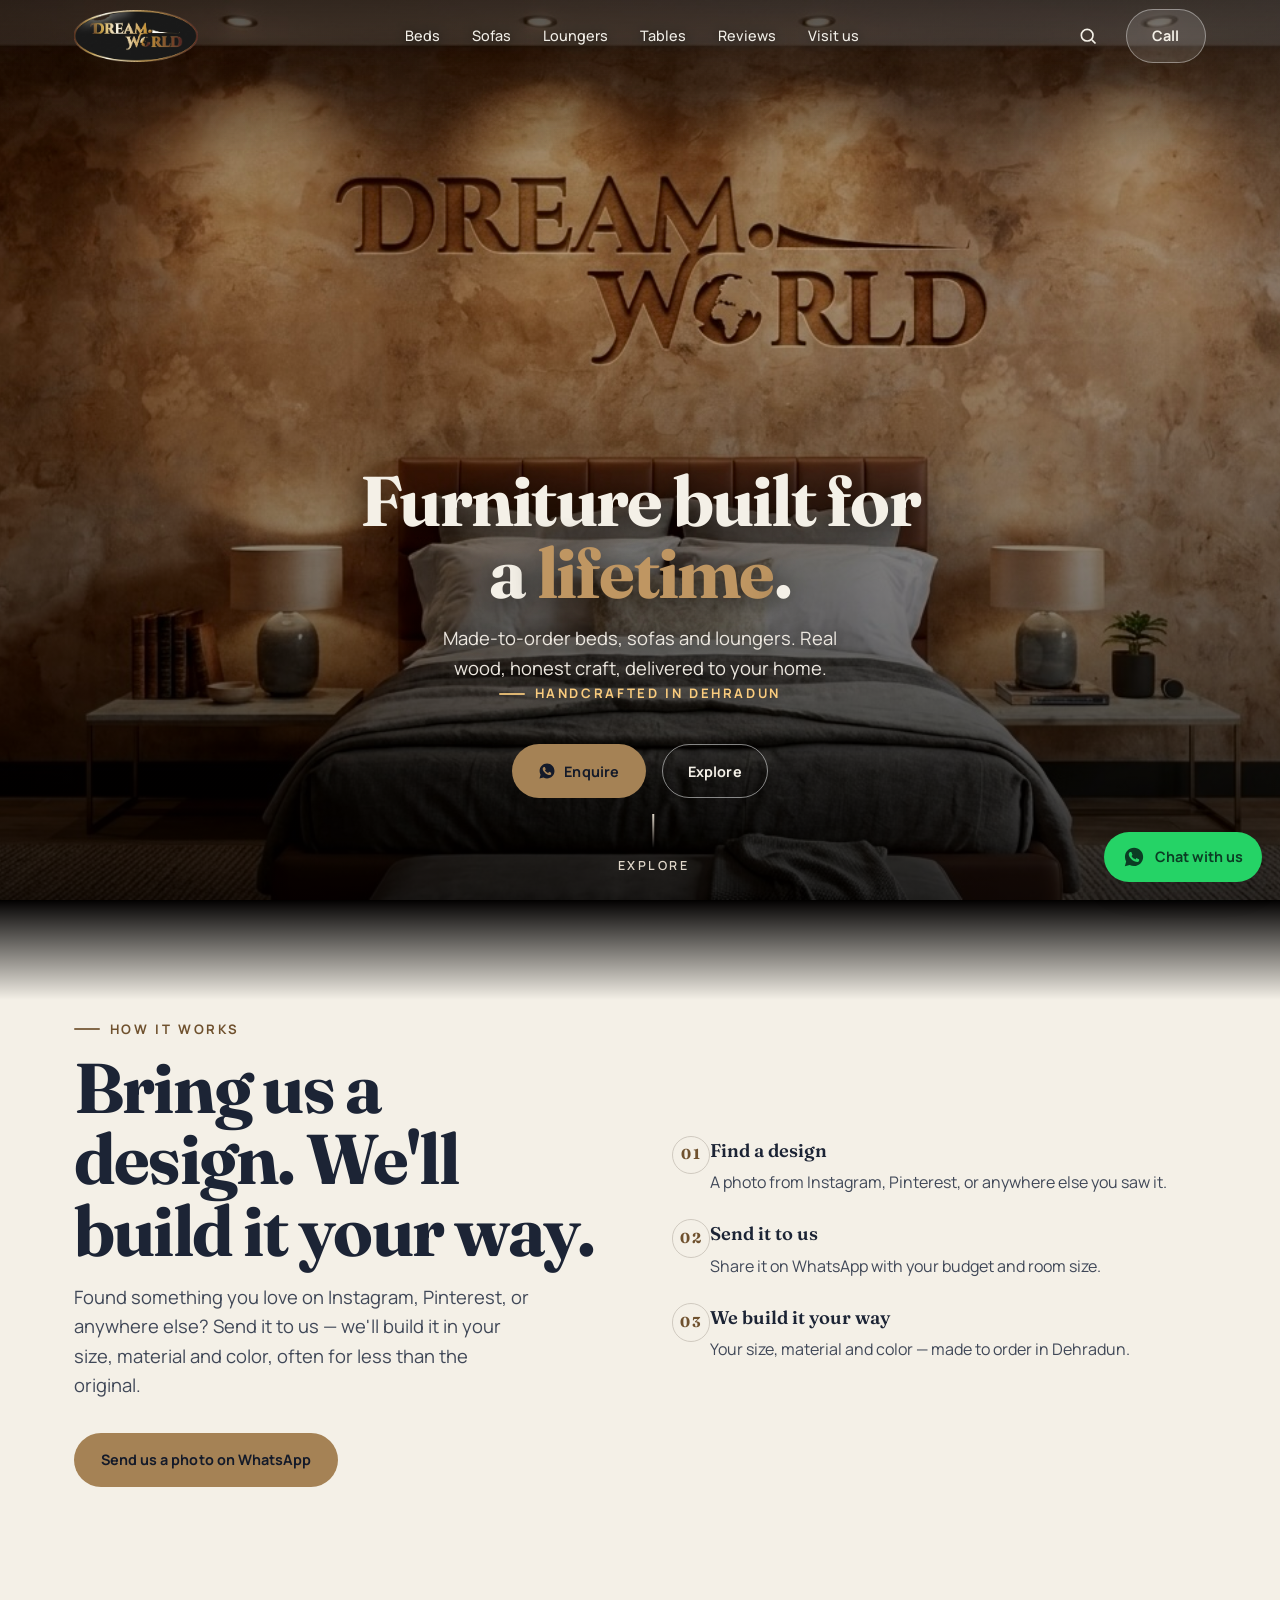
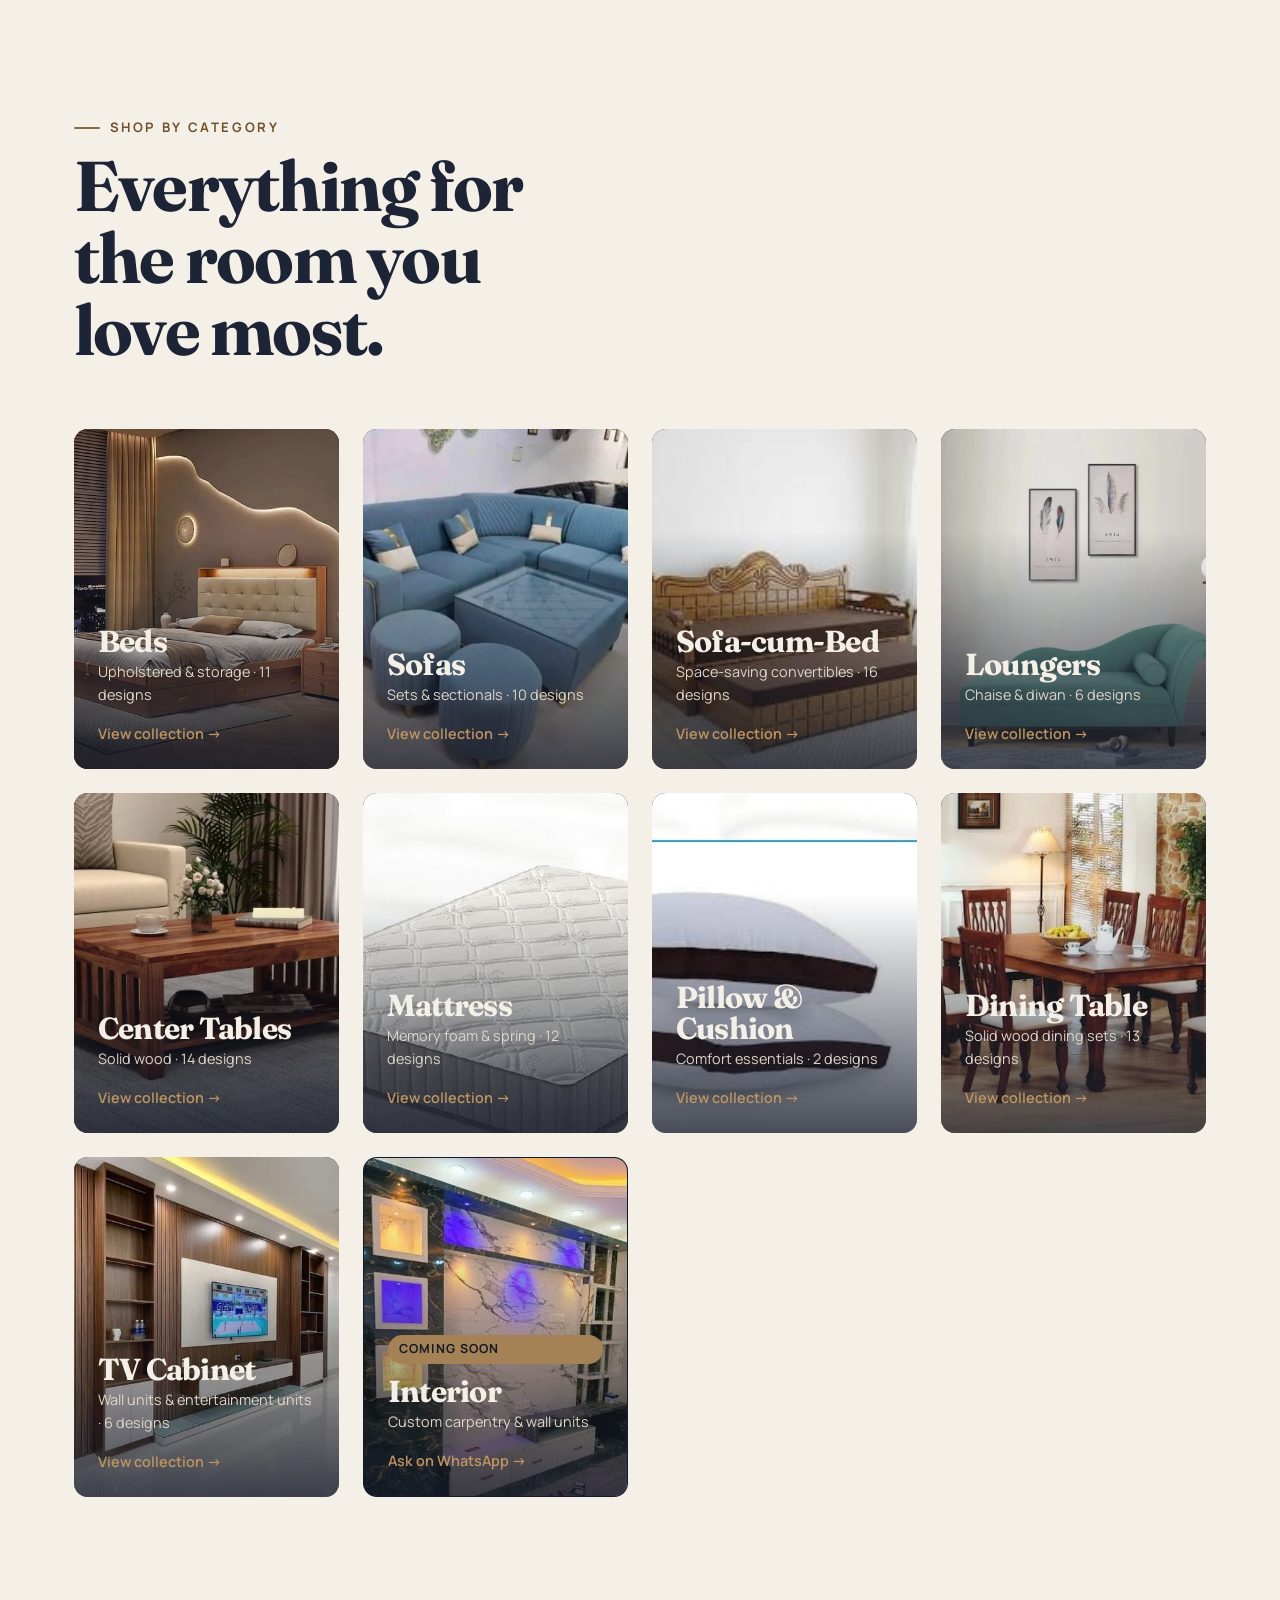
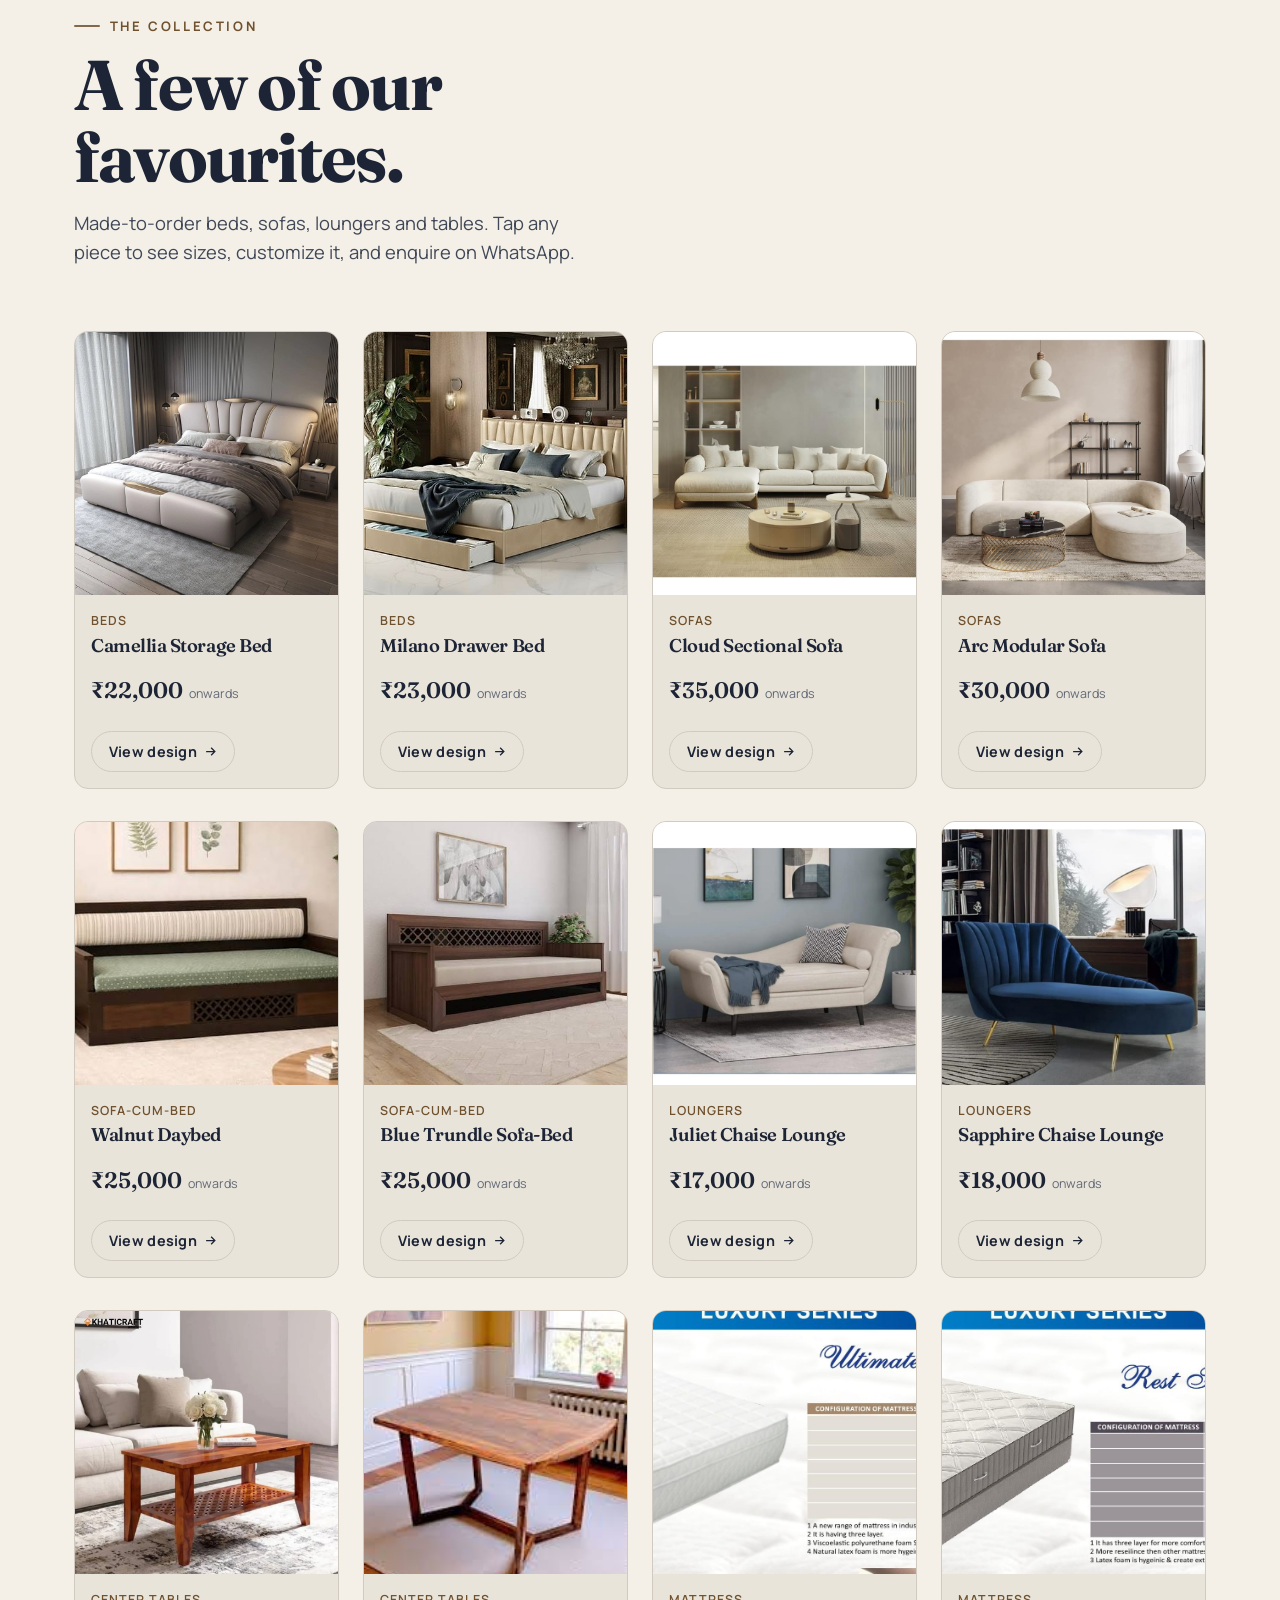
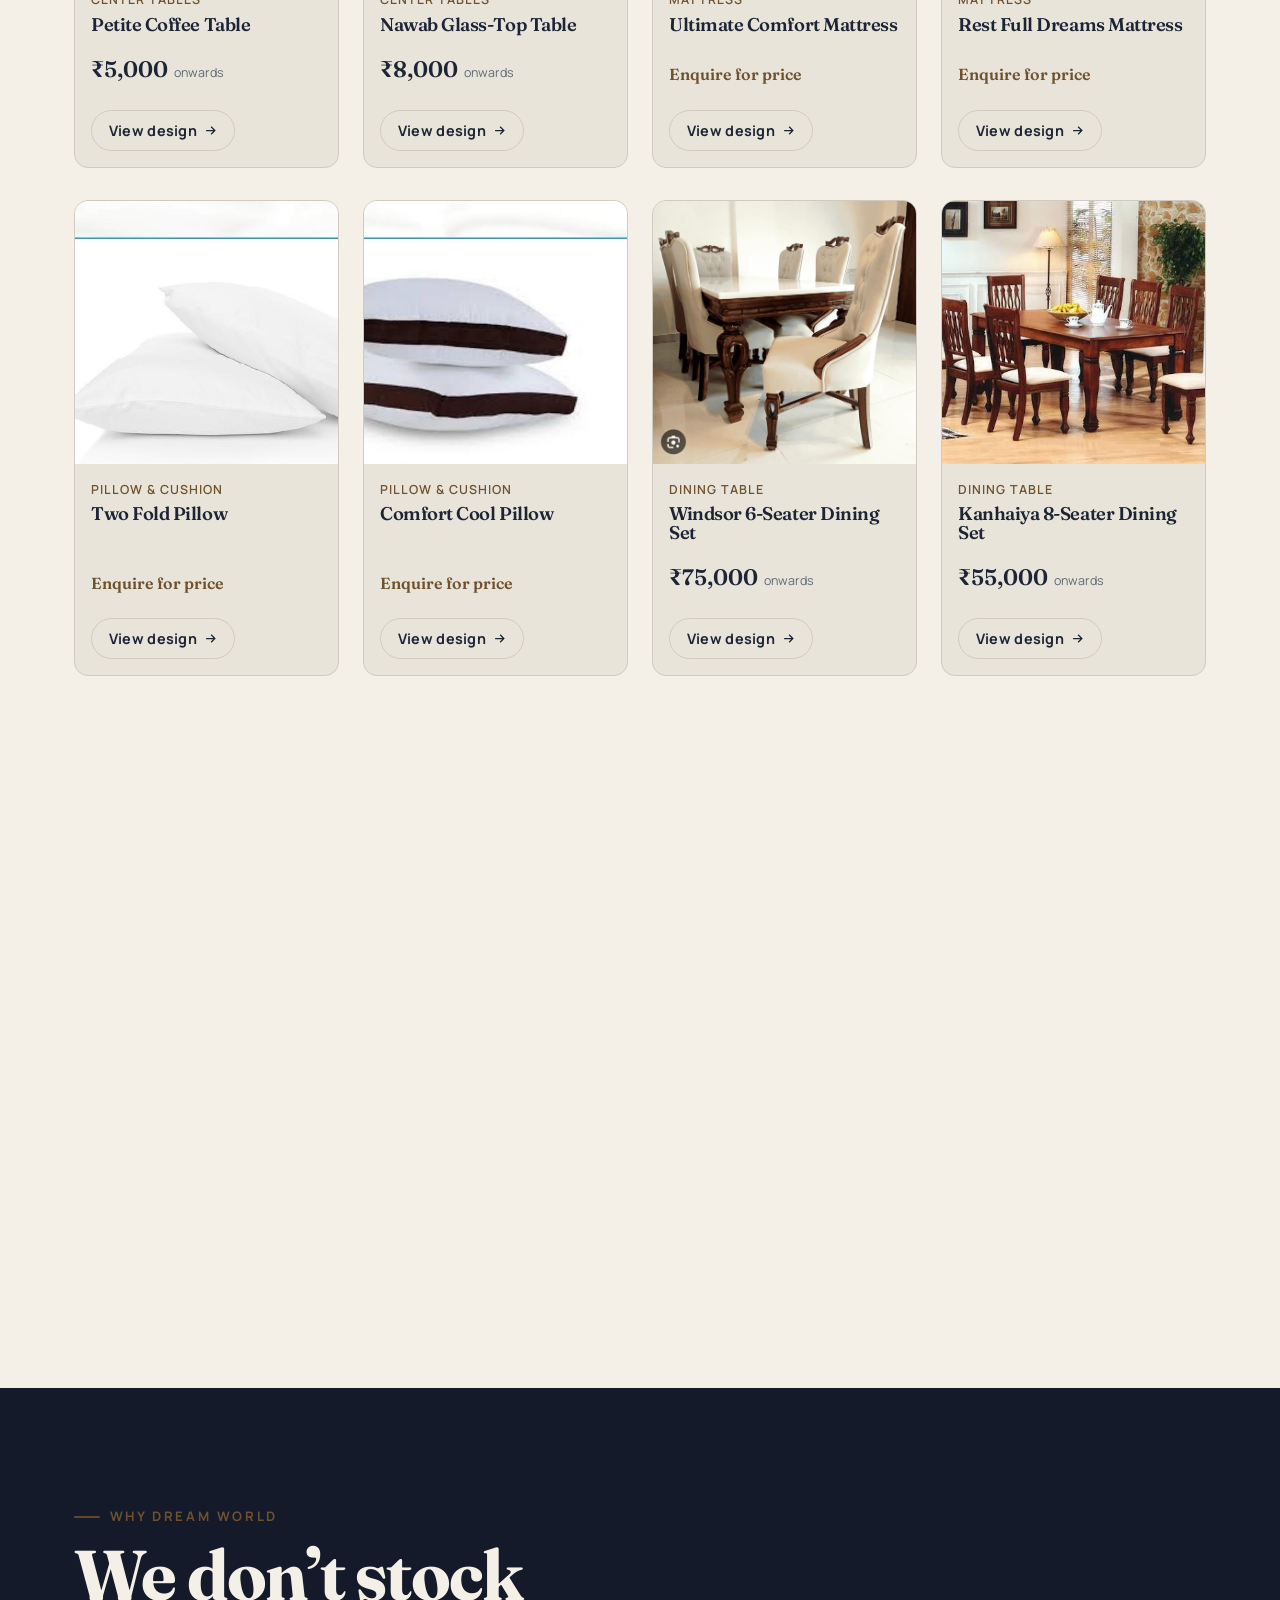
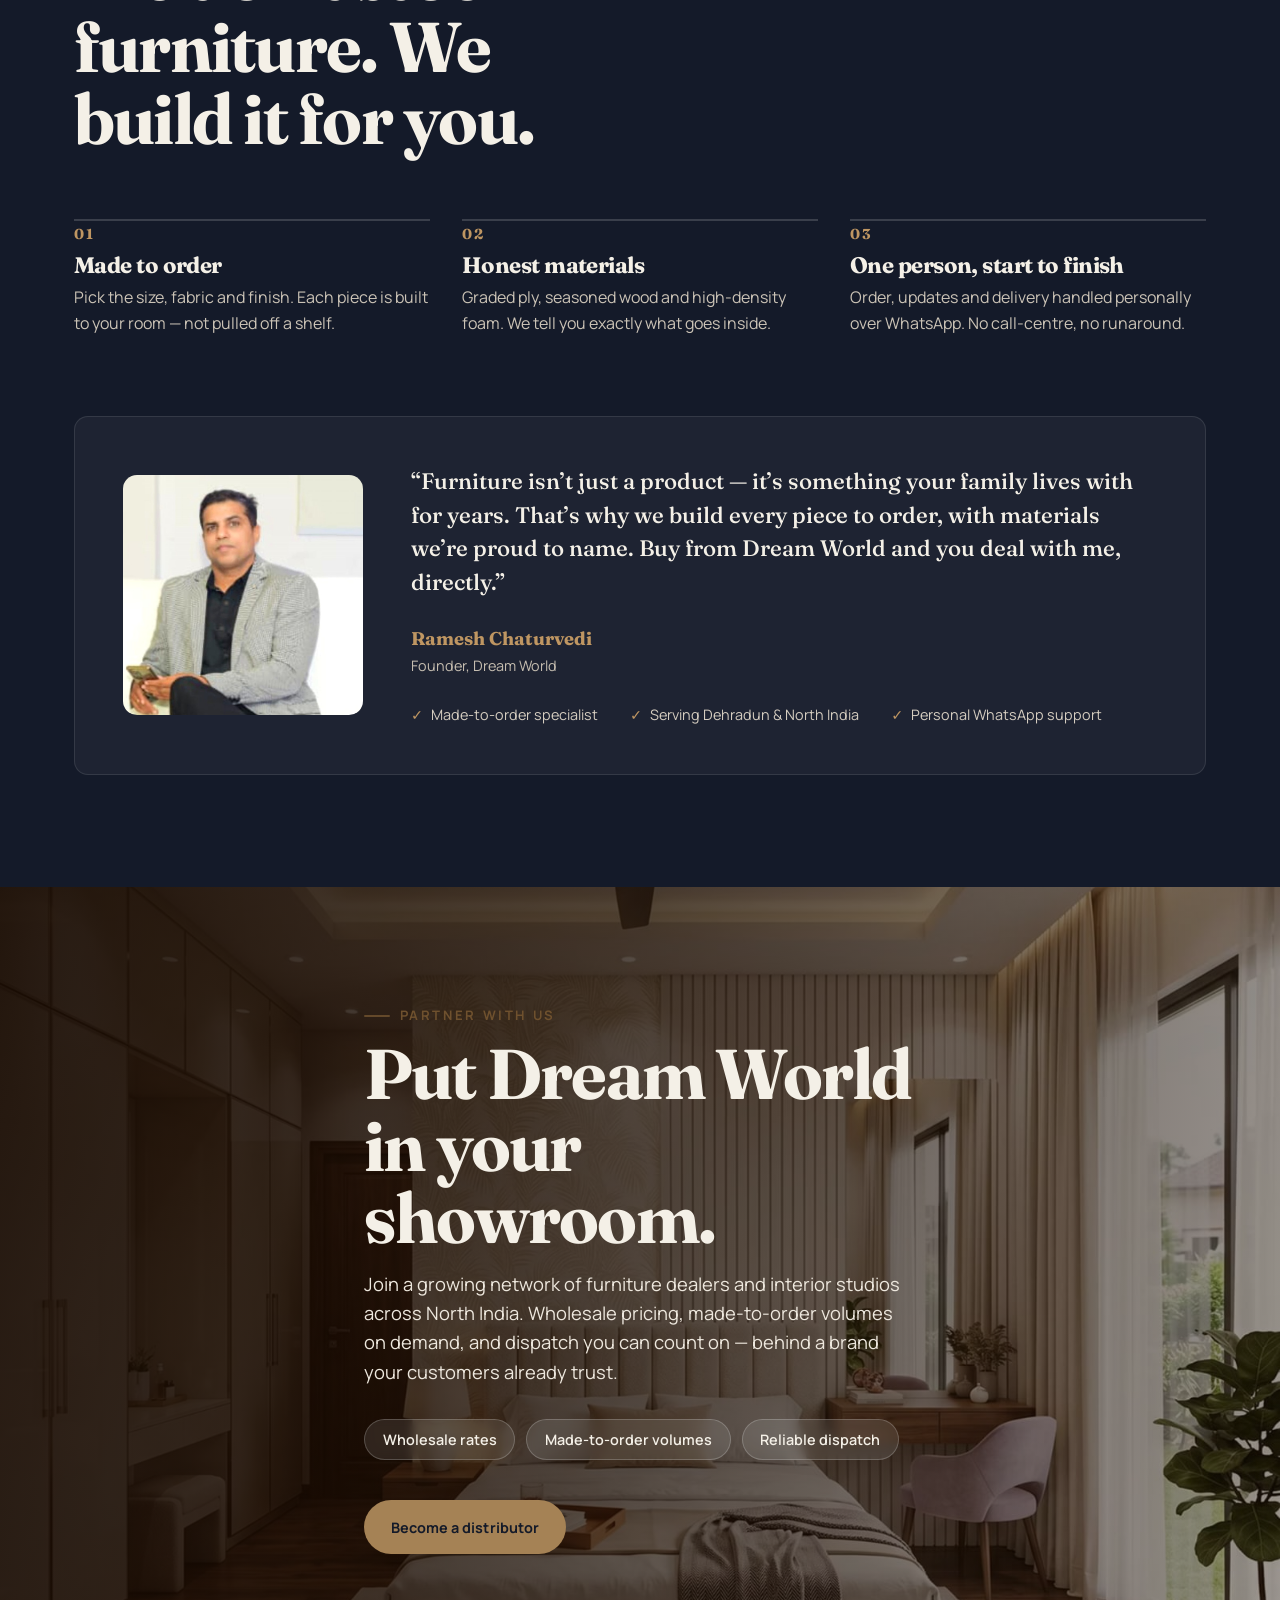
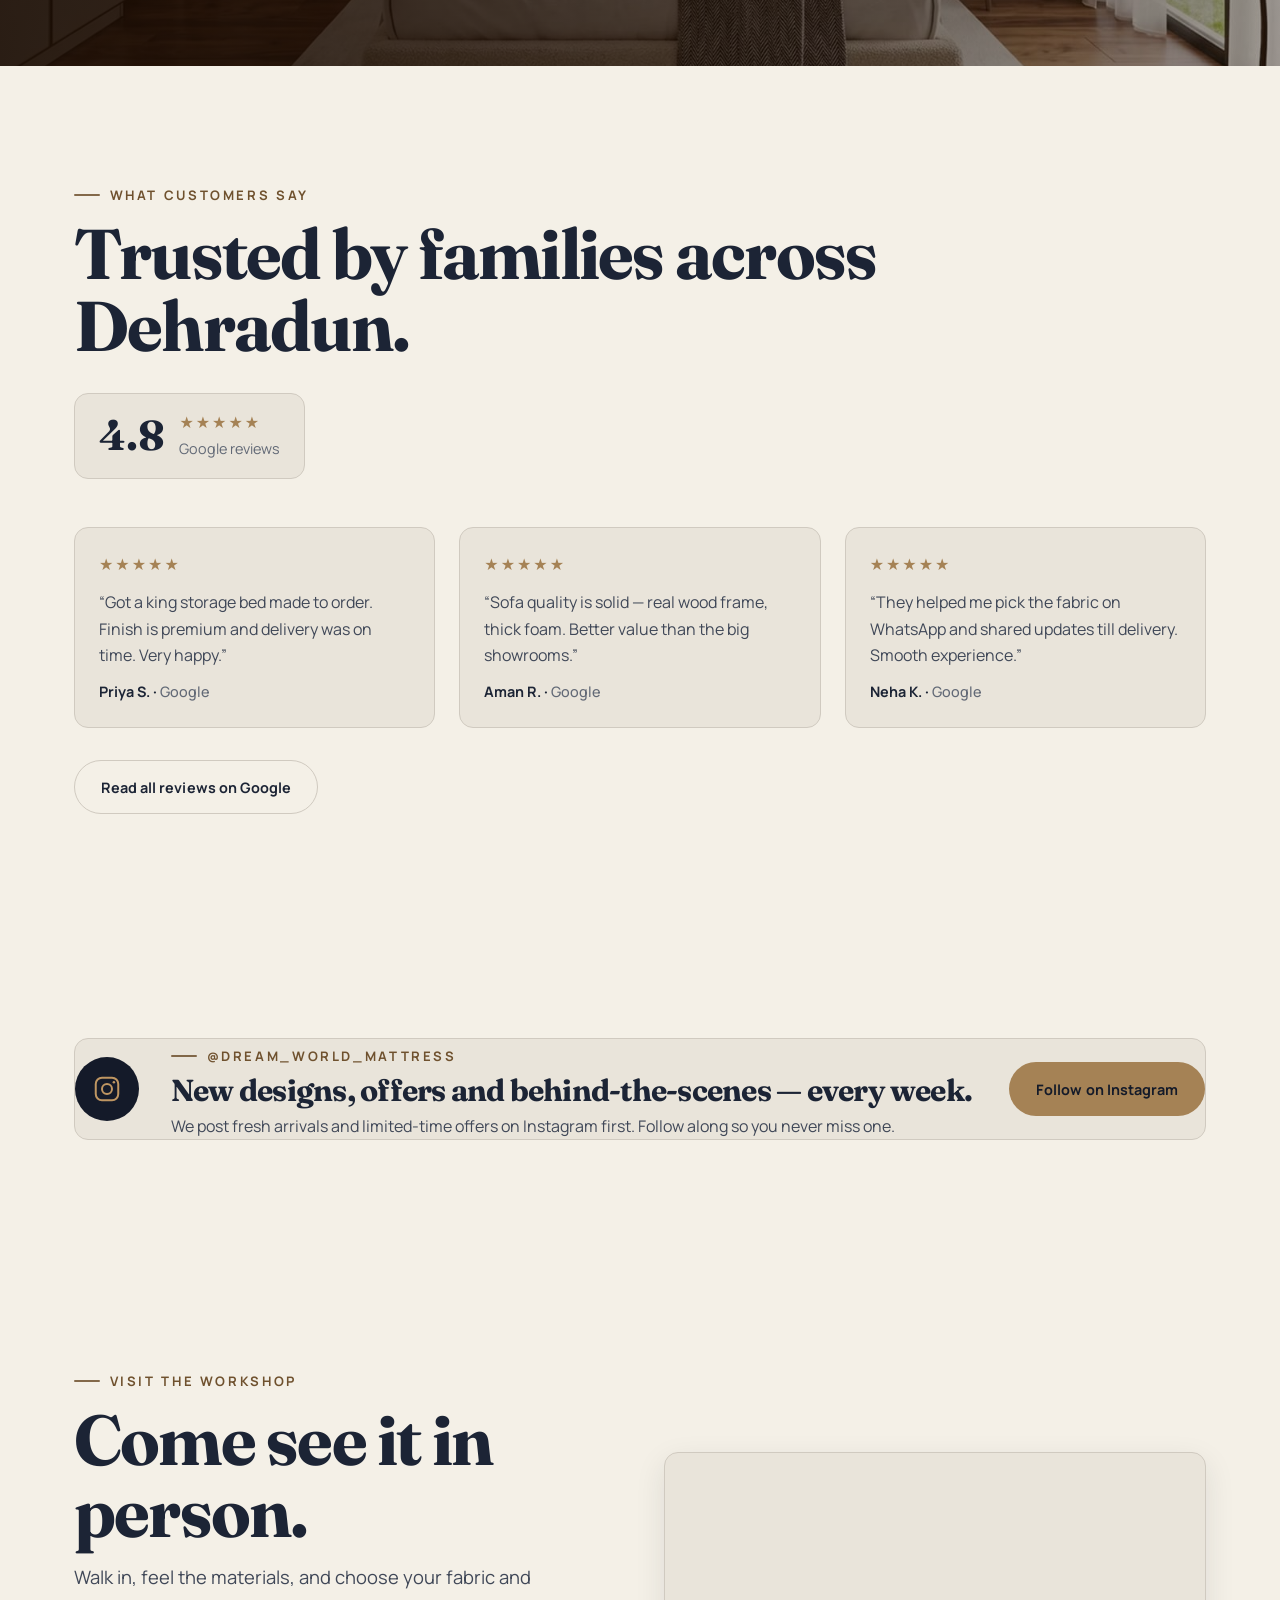
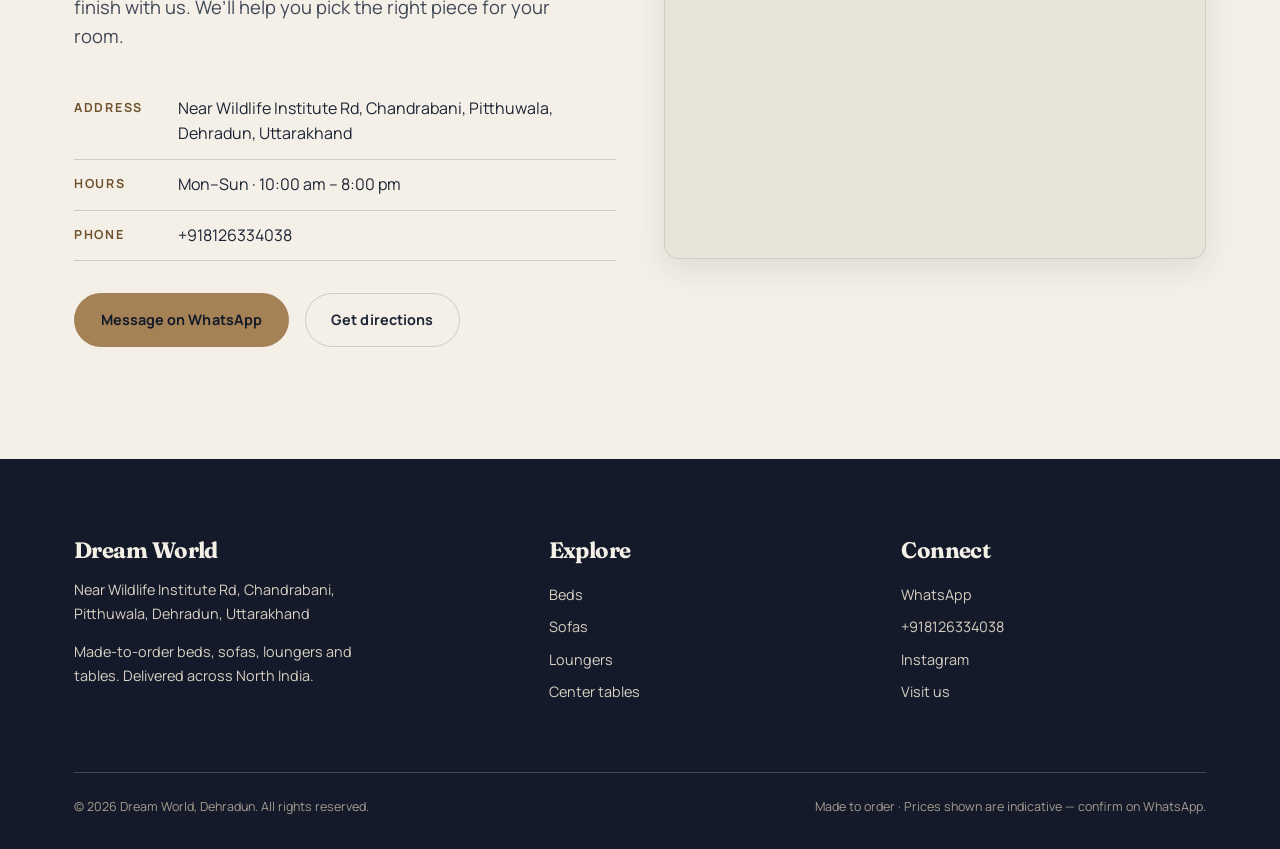
<file: 05_build/index.html>
<!doctype html>
<html lang="en">
<head>
<meta charset="utf-8">
<meta name="viewport" content="width=device-width, initial-scale=1">
<title>Dream World — Beds, Sofas & Furniture in Dehradun</title>
<meta name="description" content="Dream World crafts premium upholstered beds, sofas, loungers and center tables in Dehradun. Made to order. Browse designs and enquire on WhatsApp for the best price.">
<link rel="preconnect" href="https://fonts.googleapis.com">
<link rel="preconnect" href="https://fonts.gstatic.com" crossorigin>
<link href="https://fonts.googleapis.com/css2?family=Fraunces:opsz,wght@9..144,500;9..144,600;9..144,700&family=Manrope:wght@400;500;600;700&display=swap" rel="stylesheet">
<link rel="stylesheet" href="assets/css/site.css?v=26">
</head>
<body>
<div id="header"></div>

<main>
  <!-- HERO : full-bleed atmosphere photo + logo as its own overlay layer -->
  <section class="hero">
    <div class="hero-media" aria-hidden="true">
      <picture>
        <source media="(max-width:960px)" srcset="assets/img/hero-mobile.jpg">
        <img src="assets/img/hero.jpeg" alt="Dream World — handcrafted furniture, Dehradun" fetchpriority="high">
      </picture>
    </div>
    <div class="hero-scrim" aria-hidden="true"></div>
    <div class="wrap hero-content">
      <img class="hero-logo hero-rise" src="assets/img/brand/logo.png" alt="Dream World"
           onerror="this.outerHTML='&lt;span class=&quot;hero-logo-fallback hero-rise&quot;&gt;DREAM WORLD&lt;/span&gt;'">
      <span class="eyebrow hero-eyebrow hero-rise hero-rise-2">Handcrafted in Dehradun</span>
      <h1 class="hero-rise hero-rise-3">Furniture built for a <em>lifetime</em>.</h1>
      <p class="lede hero-rise hero-rise-4">Made-to-order beds, sofas and loungers. Real wood, honest craft, delivered to your home.</p>
      <div class="hero-actions hero-rise hero-rise-5">
        <a class="btn btn-brass" id="hero-wa"><svg class="wa" viewBox="0 0 24 24" fill="currentColor" aria-hidden="true"><path d="M12.04 2C6.58 2 2.13 6.45 2.13 11.91c0 1.75.46 3.45 1.32 4.95L2 22l5.25-1.38a9.9 9.9 0 0 0 4.79 1.22h.01c5.46 0 9.91-4.45 9.91-9.91S17.5 2 12.04 2Zm5.8 14.03c-.24.68-1.4 1.3-1.94 1.38-.5.07-1.13.1-1.82-.11-.42-.13-.96-.31-1.65-.61-2.9-1.25-4.8-4.17-4.94-4.36-.15-.19-1.19-1.58-1.19-3.01 0-1.43.75-2.13 1.02-2.42.27-.29.58-.36.78-.36.19 0 .39 0 .56.01.18.01.42-.07.66.5.24.58.82 2.01.89 2.16.07.14.12.31.02.5-.09.19-.14.31-.28.48-.14.17-.29.37-.42.5-.14.14-.28.29-.12.57.16.29.71 1.17 1.53 1.9 1.05.94 1.94 1.23 2.22 1.37.28.14.44.12.6-.07.16-.19.69-.81.87-1.09.18-.28.36-.23.6-.14.24.09 1.55.73 1.82.86.27.14.44.21.5.32.07.11.07.63-.17 1.31Z"/></svg><span>Enquire</span></a>
        <a class="btn btn-on-dark" href="#categories"><span>Explore</span></a>
      </div>
    </div>
    <a class="hero-scroll" href="#categories" aria-label="Scroll to collection"><span></span>Explore</a>
  </section>

  <!-- BRING YOUR OWN DESIGN -->
  <section class="section inspire hero-bridge" id="inspire">
    <div class="wrap inspire-grid">
      <div class="inspire-info reveal">
        <span class="eyebrow">How it works</span>
        <h2>Bring us a design. We'll build it your way.</h2>
        <p>Found something you love on Instagram, Pinterest, or anywhere else? Send it to us — we'll build it in your size, material and color, often for less than the original.</p>
        <a class="btn btn-brass" id="inspire-wa"><span>Send us a photo on WhatsApp</span></a>
      </div>
      <ol class="inspire-steps reveal">
        <li><span class="step-num">01</span><div><b>Find a design</b><p>A photo from Instagram, Pinterest, or anywhere else you saw it.</p></div></li>
        <li><span class="step-num">02</span><div><b>Send it to us</b><p>Share it on WhatsApp with your budget and room size.</p></div></li>
        <li><span class="step-num">03</span><div><b>We build it your way</b><p>Your size, material and color — made to order in Dehradun.</p></div></li>
      </ol>
    </div>
  </section>

  <!-- CATEGORIES -->
  <section class="section" id="categories">
    <div class="wrap">
      <div class="section-head reveal">
        <span class="eyebrow">Shop by category</span>
        <h2>Everything for the room you love most.</h2>
      </div>
      <div class="cat-grid" id="cat-grid"></div>
    </div>
  </section>

  <!-- CATALOGUE -->
  <section class="section" id="catalogue" style="padding-top:0">
    <div class="wrap">
      <div class="section-head reveal">
        <span class="eyebrow">The collection</span>
        <h2>A few of our favourites.</h2>
        <p>Made-to-order beds, sofas, loungers and tables. Tap any piece to see sizes, customize it, and enquire on WhatsApp.</p>
      </div>
      <div class="prod-grid" id="featured-grid"></div>
      <div class="collection-cta reveal">
        <a class="btn btn-wa" href="collection.html"><span>View full collection →</span></a>
      </div>
    </div>
  </section>

  <!-- CRAFT -->
  <section class="section craft">
    <div class="wrap">
      <div class="section-head reveal">
        <span class="eyebrow">Why Dream World</span>
        <h2>We don’t stock furniture. We build it for you.</h2>
      </div>
      <div class="craft-grid">
        <div class="craft-item reveal"><span class="craft-num">01</span><h3>Made to order</h3><p>Pick the size, fabric and finish. Each piece is built to your room — not pulled off a shelf.</p></div>
        <div class="craft-item reveal"><span class="craft-num">02</span><h3>Honest materials</h3><p>Graded ply, seasoned wood and high-density foam. We tell you exactly what goes inside.</p></div>
        <div class="craft-item reveal"><span class="craft-num">03</span><h3>One person, start to finish</h3><p>Order, updates and delivery handled personally over WhatsApp. No call-centre, no runaround.</p></div>
      </div>

      <figure class="owner reveal">
        <div class="owner-photo">
          <img id="owner-img" alt="" onerror="this.style.display='none';this.nextElementSibling.style.display='flex'">
          <span class="owner-fallback" style="display:none">RC</span>
        </div>
        <figcaption class="owner-words">
          <p class="owner-quote">“Furniture isn’t just a product — it’s something your family lives with for years. That’s why we build every piece to order, with materials we’re proud to name. Buy from Dream World and you deal with me, directly.”</p>
          <div class="owner-sign"><b id="owner-name">Ramesh Chaturvedi</b><span id="owner-role">Founder, Dream World</span></div>
          <ul class="owner-cred">
            <li>Made-to-order specialist</li>
            <li>Serving Dehradun &amp; North India</li>
            <li>Personal WhatsApp support</li>
          </ul>
        </figcaption>
      </figure>
    </div>
  </section>

  <!-- DISTRIBUTOR -->
  <section class="dist-section">
    <div class="dist reveal">
      <div class="dist-bg" aria-hidden="true"><img src="assets/img/products/bed-03.jpg" alt=""></div>
      <div class="dist-overlay" aria-hidden="true"></div>
      <div class="wrap dist-content">
        <span class="eyebrow">Partner with us</span>
        <h2>Put Dream World in your showroom.</h2>
        <p>Join a growing network of furniture dealers and interior studios across North India. Wholesale pricing, made-to-order volumes on demand, and dispatch you can count on — behind a brand your customers already trust.</p>
        <div class="dist-points">
          <span>Wholesale rates</span><span>Made-to-order volumes</span><span>Reliable dispatch</span>
        </div>
        <a class="btn btn-brass" id="dist-wa"><span>Become a distributor</span></a>
      </div>
    </div>
  </section>

  <!-- REVIEWS -->
  <section class="section reviews" id="reviews">
    <div class="wrap">
      <div class="reviews-head reveal">
        <div>
          <span class="eyebrow">What customers say</span>
          <h2>Trusted by families across Dehradun.</h2>
        </div>
        <div class="rating-badge">
          <b>4.8</b>
          <div><span class="stars" aria-hidden="true">★★★★★</span><span class="rc" id="review-count">Google reviews</span></div>
        </div>
      </div>
      <div class="review-grid" id="review-grid"></div>
      <div class="reviews-cta reveal">
        <a class="btn btn-ghost" id="all-reviews" target="_blank" rel="noopener"><span>Read all reviews on Google</span></a>
      </div>
    </div>
  </section>

  <!-- INSTAGRAM -->
  <section class="section" id="insta">
    <div class="wrap">
      <div class="insta-band reveal">
        <div class="insta-icon">
          <svg viewBox="0 0 24 24" fill="none" stroke="currentColor" stroke-width="1.6" aria-hidden="true">
            <rect x="3" y="3" width="18" height="18" rx="5"/><circle cx="12" cy="12" r="4"/><circle cx="17.5" cy="6.5" r="1" fill="currentColor" stroke="none"/>
          </svg>
        </div>
        <div class="insta-text">
          <span class="eyebrow">@dream_world_mattress</span>
          <h2>New designs, offers and behind-the-scenes — every week.</h2>
          <p>We post fresh arrivals and limited-time offers on Instagram first. Follow along so you never miss one.</p>
        </div>
        <a class="btn btn-brass" id="insta-visit" target="_blank" rel="noopener"><span>Follow on Instagram</span></a>
      </div>
    </div>
  </section>

  <!-- VISIT -->
  <section class="section visit" id="visit">
    <div class="wrap visit-grid">
      <div class="visit-info reveal">
        <span class="eyebrow">Visit the workshop</span>
        <h2>Come see it in person.</h2>
        <p>Walk in, feel the materials, and choose your fabric and finish with us. We’ll help you pick the right piece for your room.</p>
        <ul class="visit-list">
          <li><b>Address</b><span id="visit-addr"></span></li>
          <li><b>Hours</b><span>Mon–Sun · 10:00 am – 8:00 pm</span></li>
          <li><b>Phone</b><span id="visit-phone"></span></li>
        </ul>
        <div class="visit-actions">
          <a class="btn btn-wa" id="visit-wa"><span>Message on WhatsApp</span></a>
          <a class="btn btn-ghost" id="visit-dir" target="_blank" rel="noopener"><span>Get directions</span></a>
        </div>
      </div>
      <div class="visit-map reveal">
        <iframe title="Dream World Mattress store location" loading="lazy" referrerpolicy="no-referrer-when-downgrade"
          src="https://www.google.com/maps?q=30.2840005,77.9763792&z=16&output=embed"></iframe>
      </div>
    </div>
  </section>
</main>

<div id="footer"></div>
<script src="assets/js/data.js?v=26"></script>
<script src="assets/js/site.js?v=26"></script>
</body>
</html>
</file>
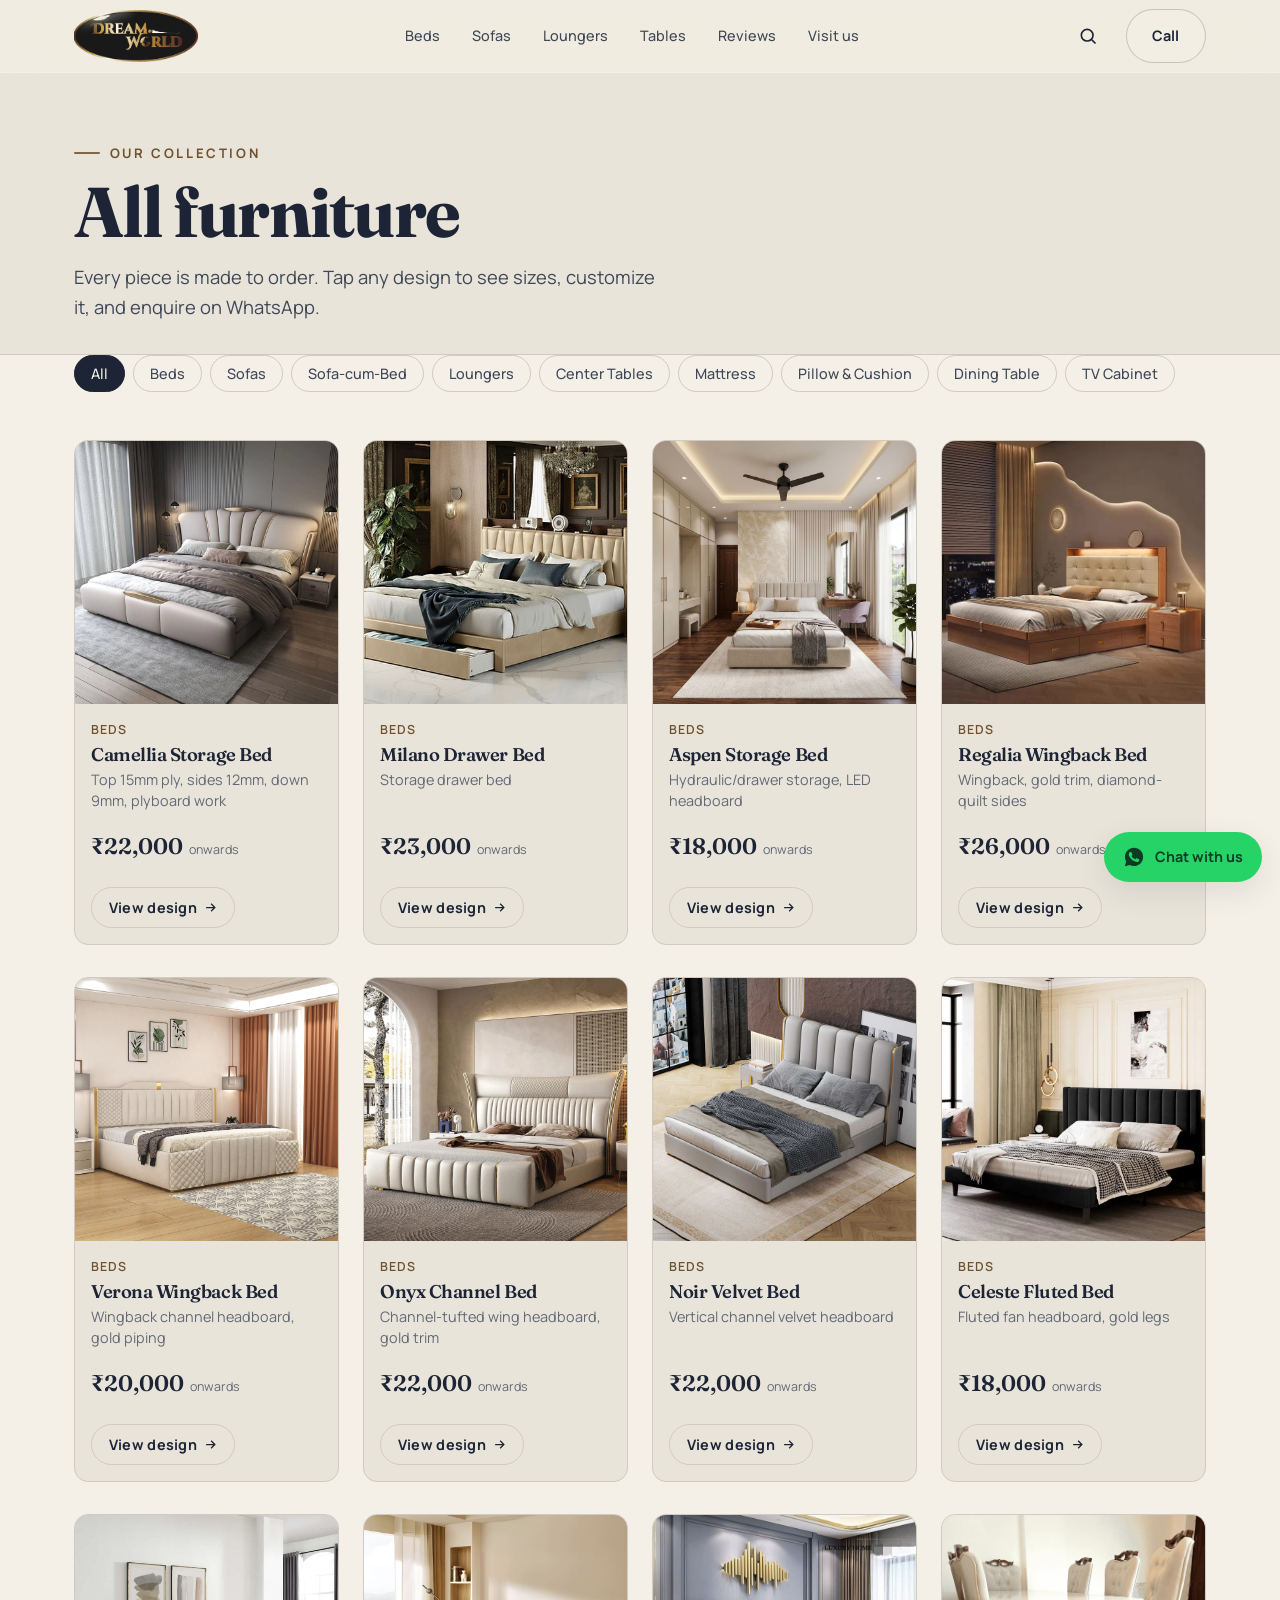
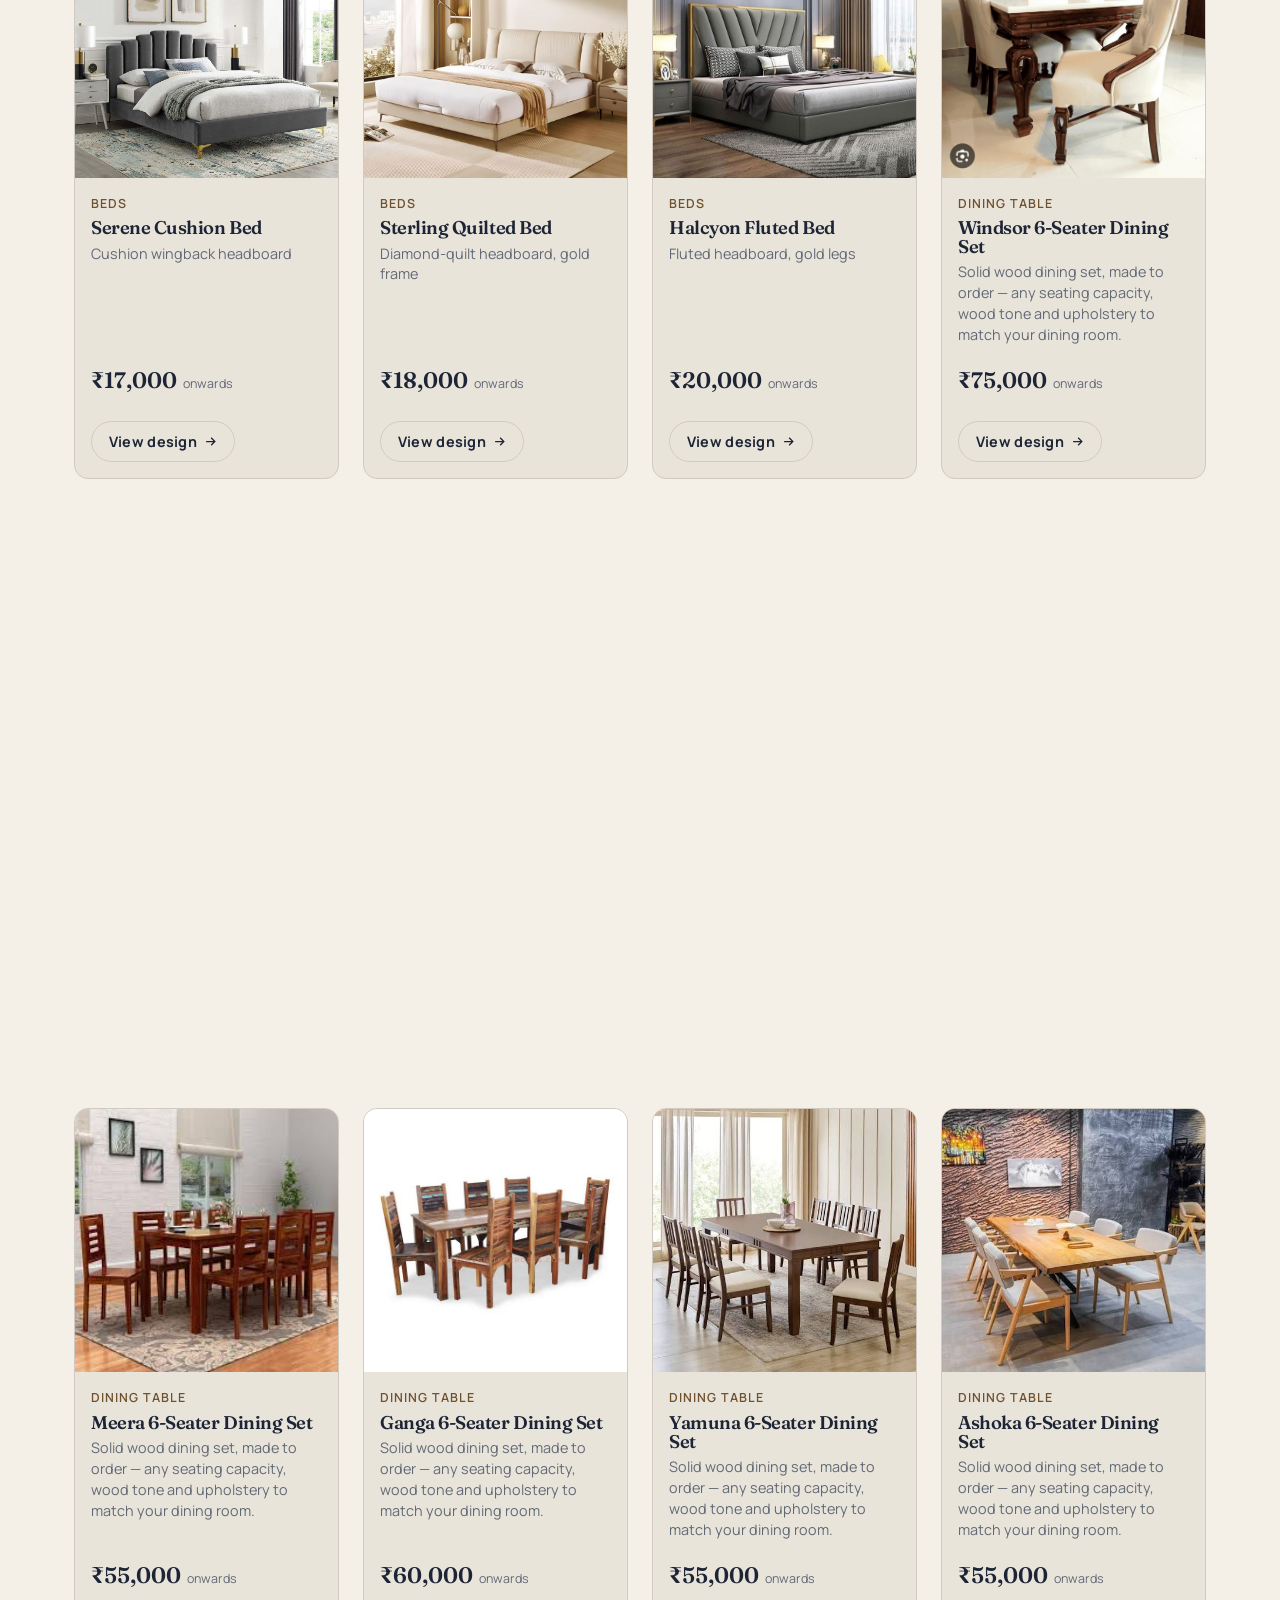
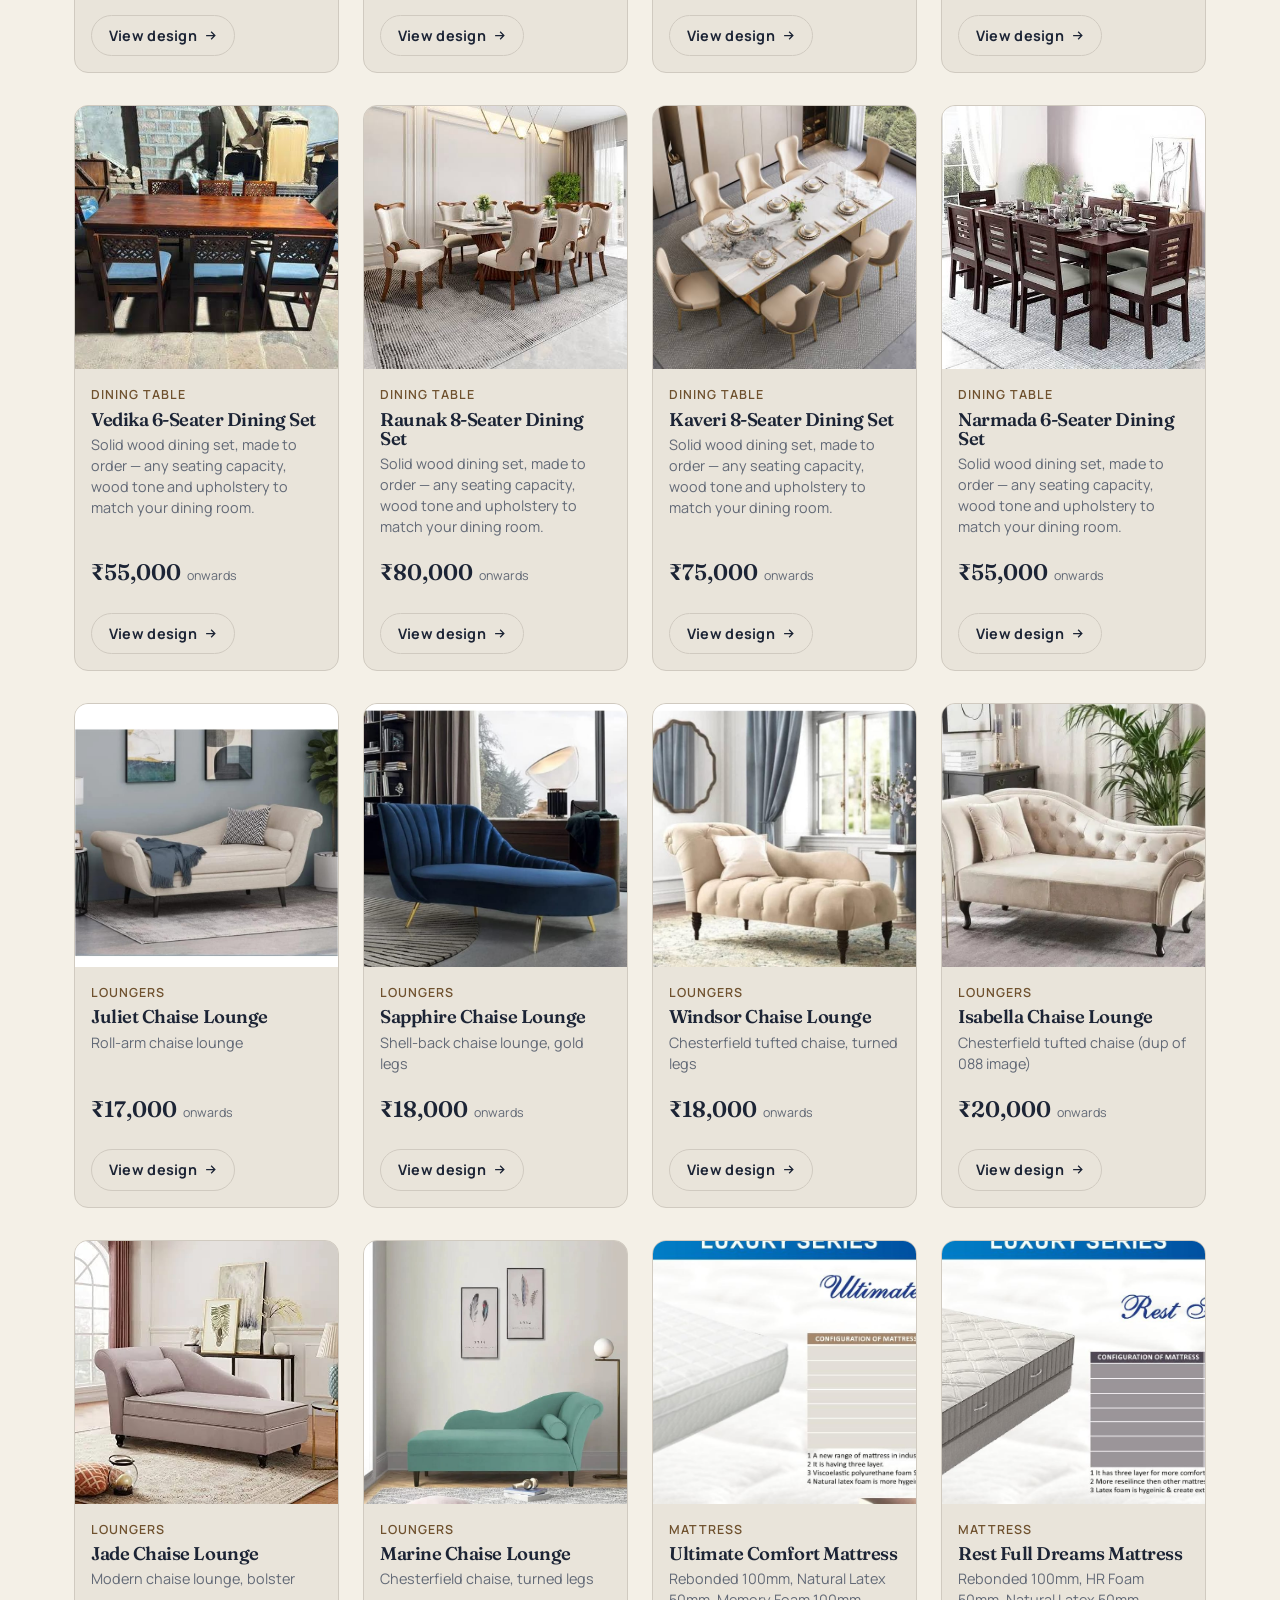
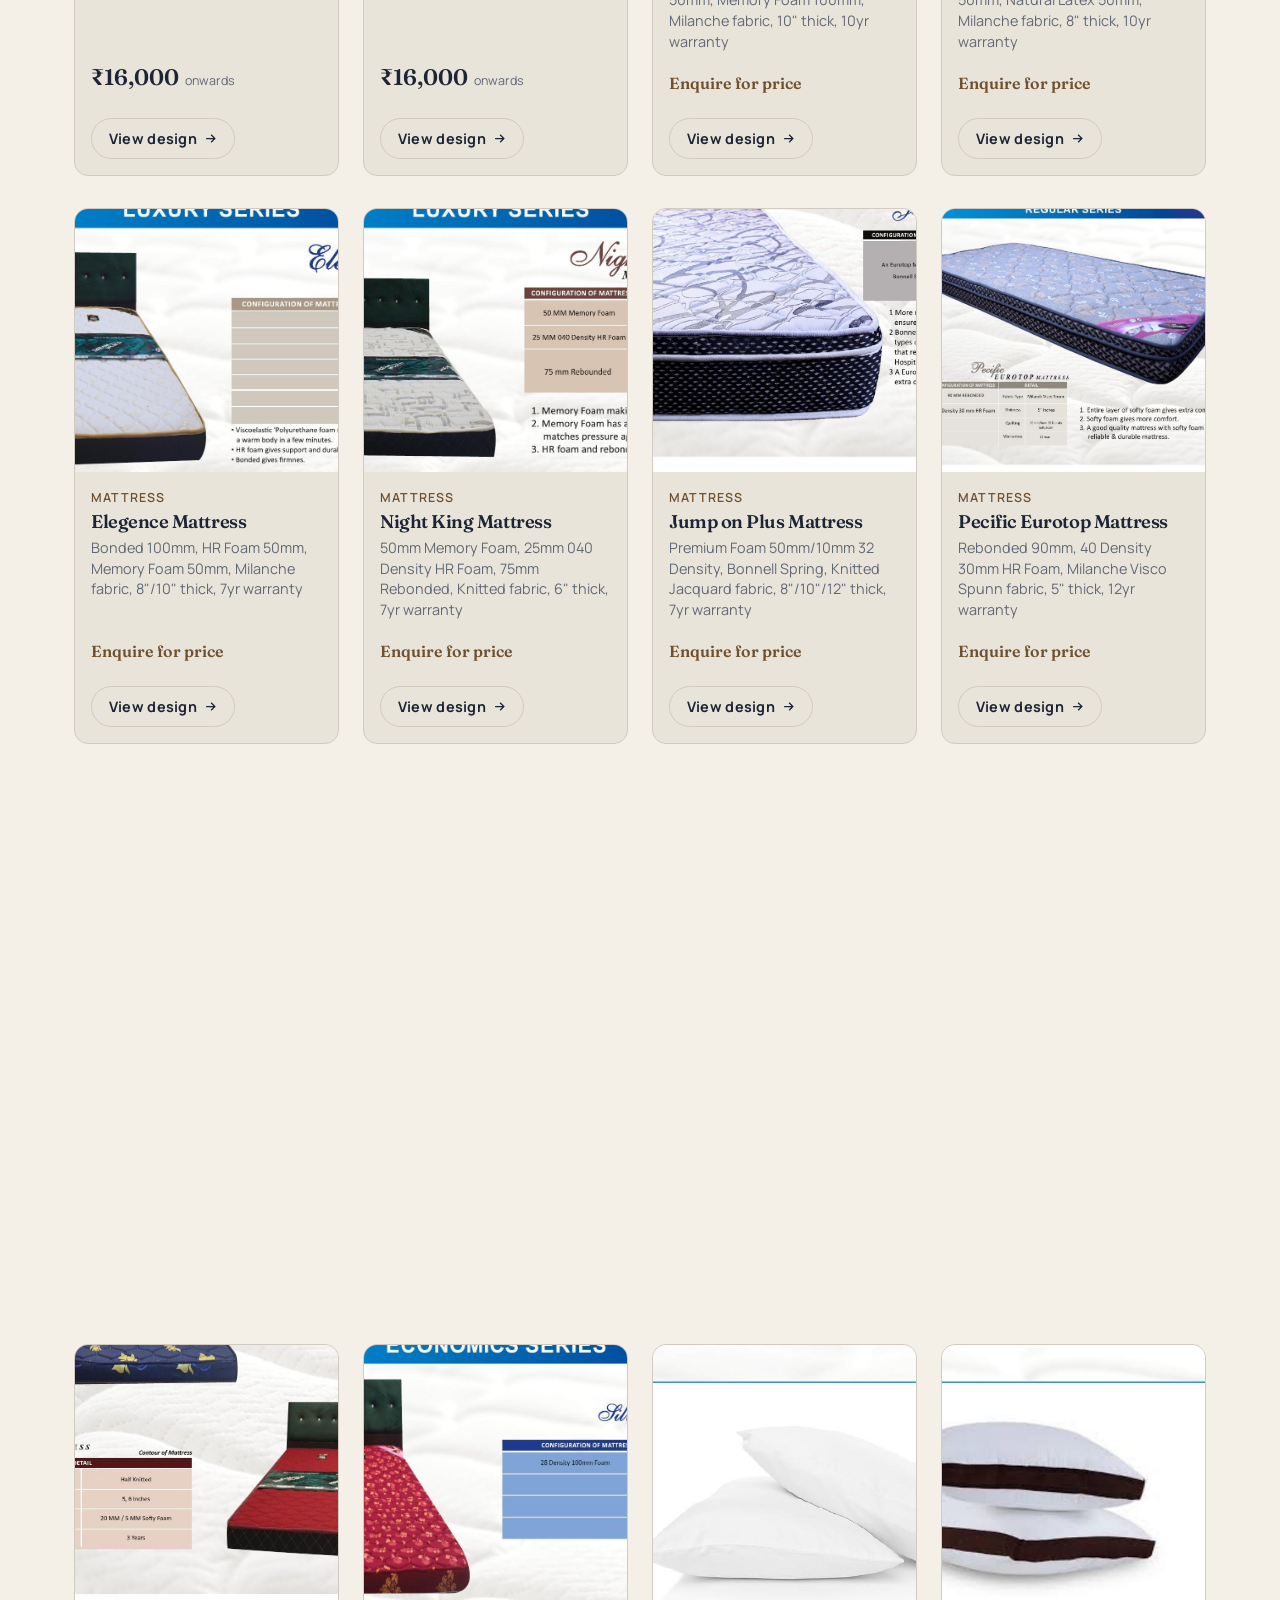
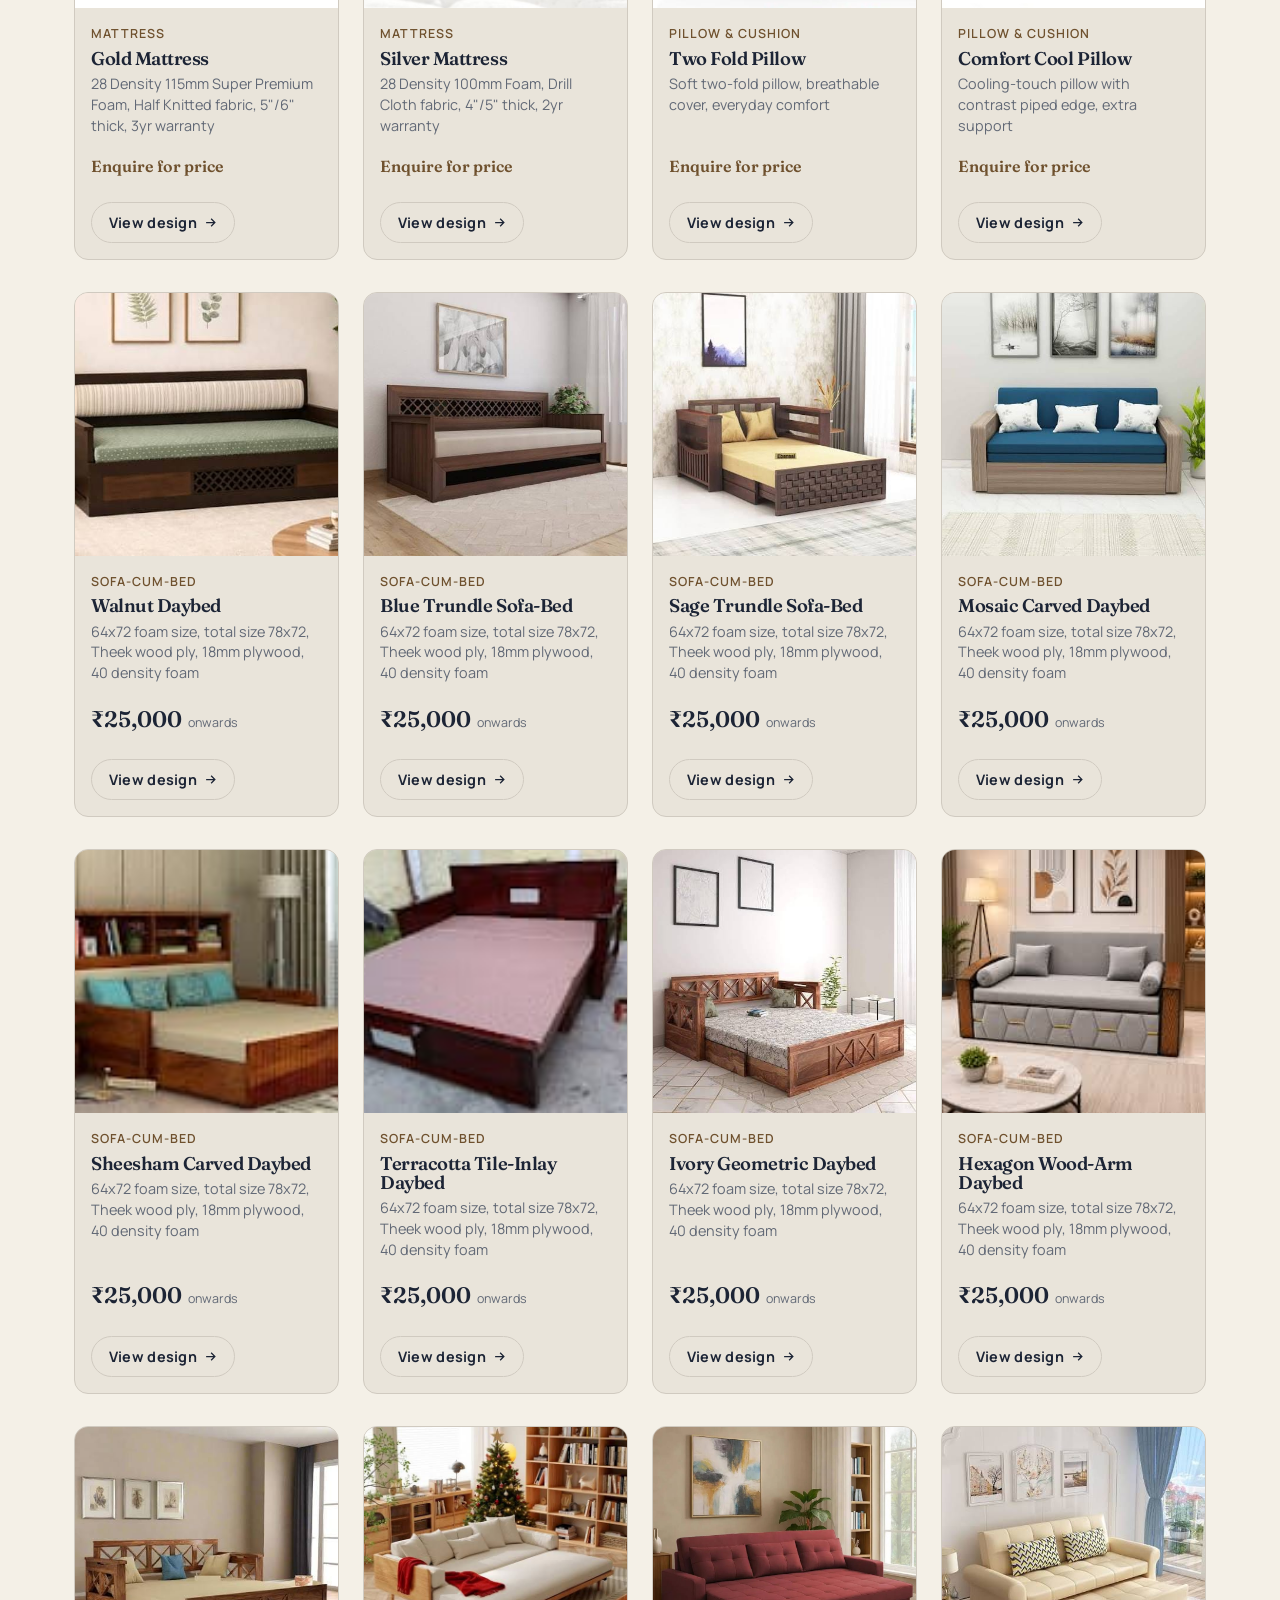
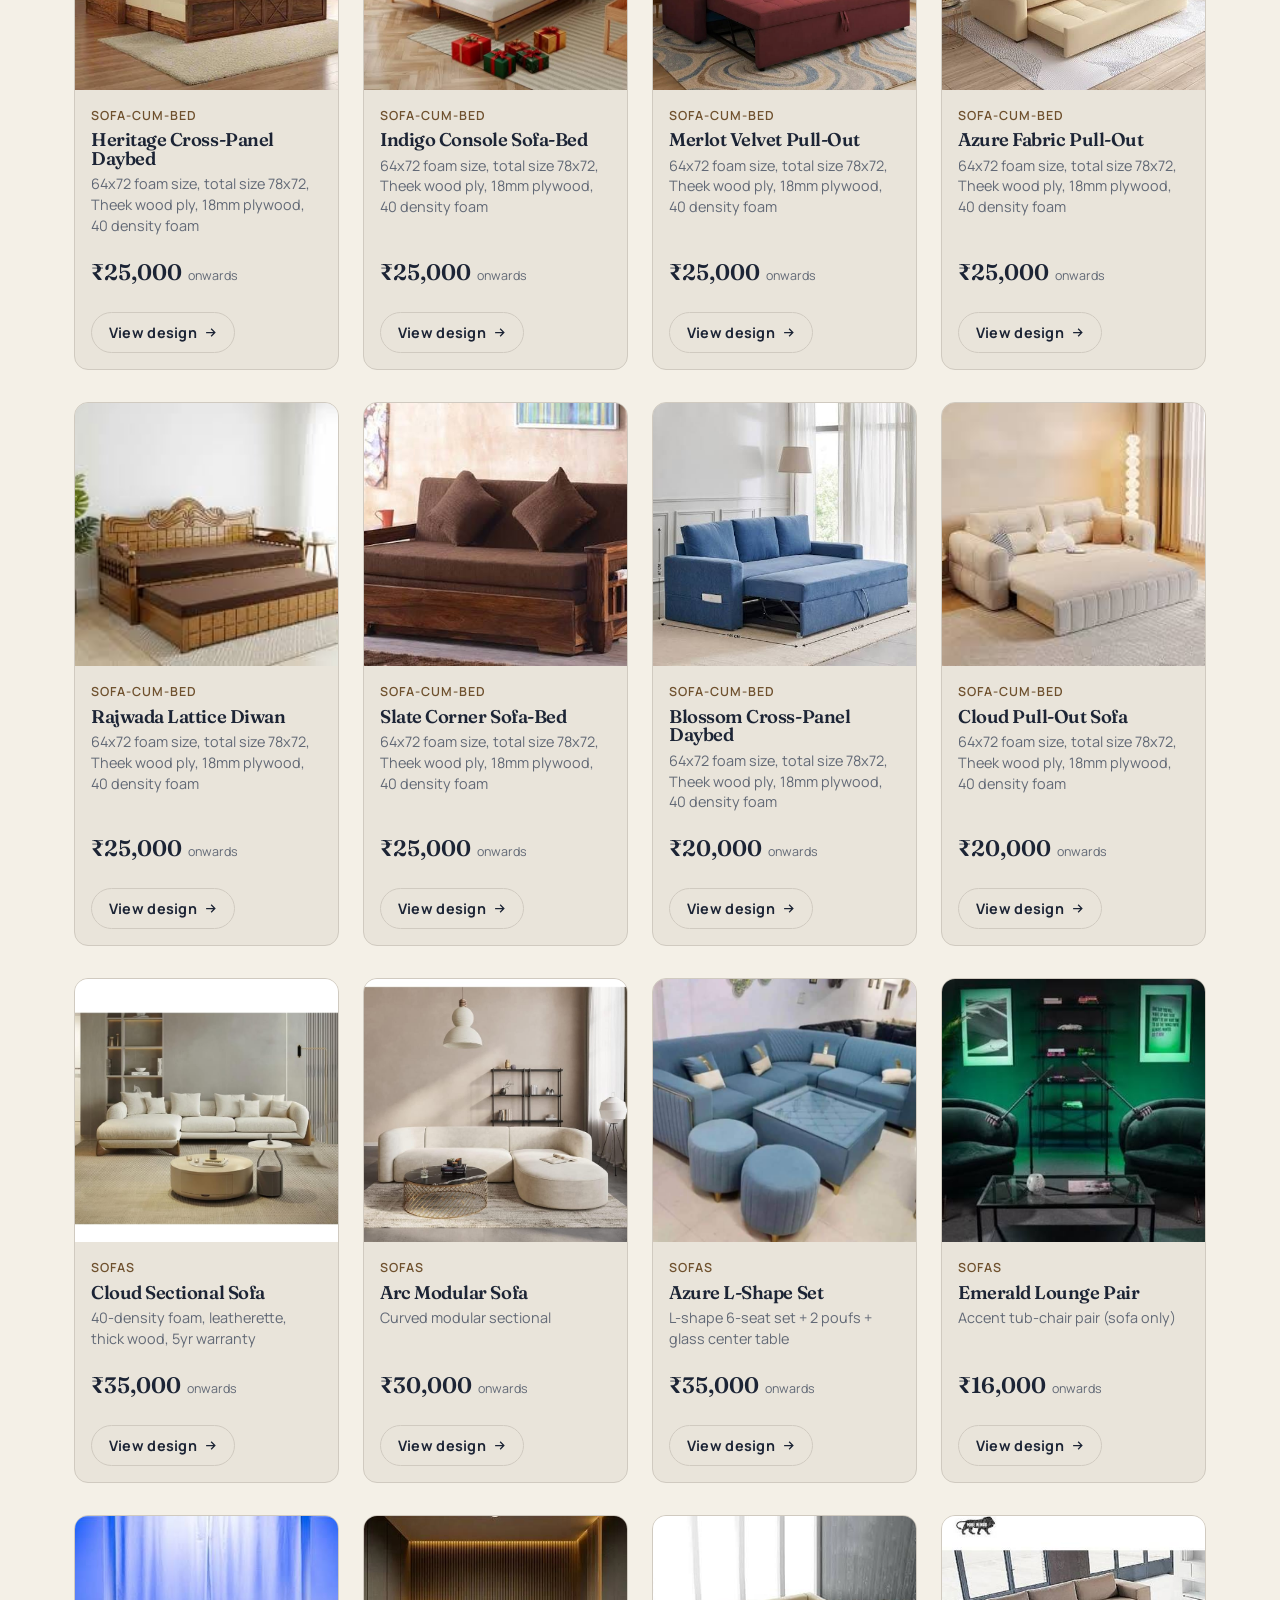
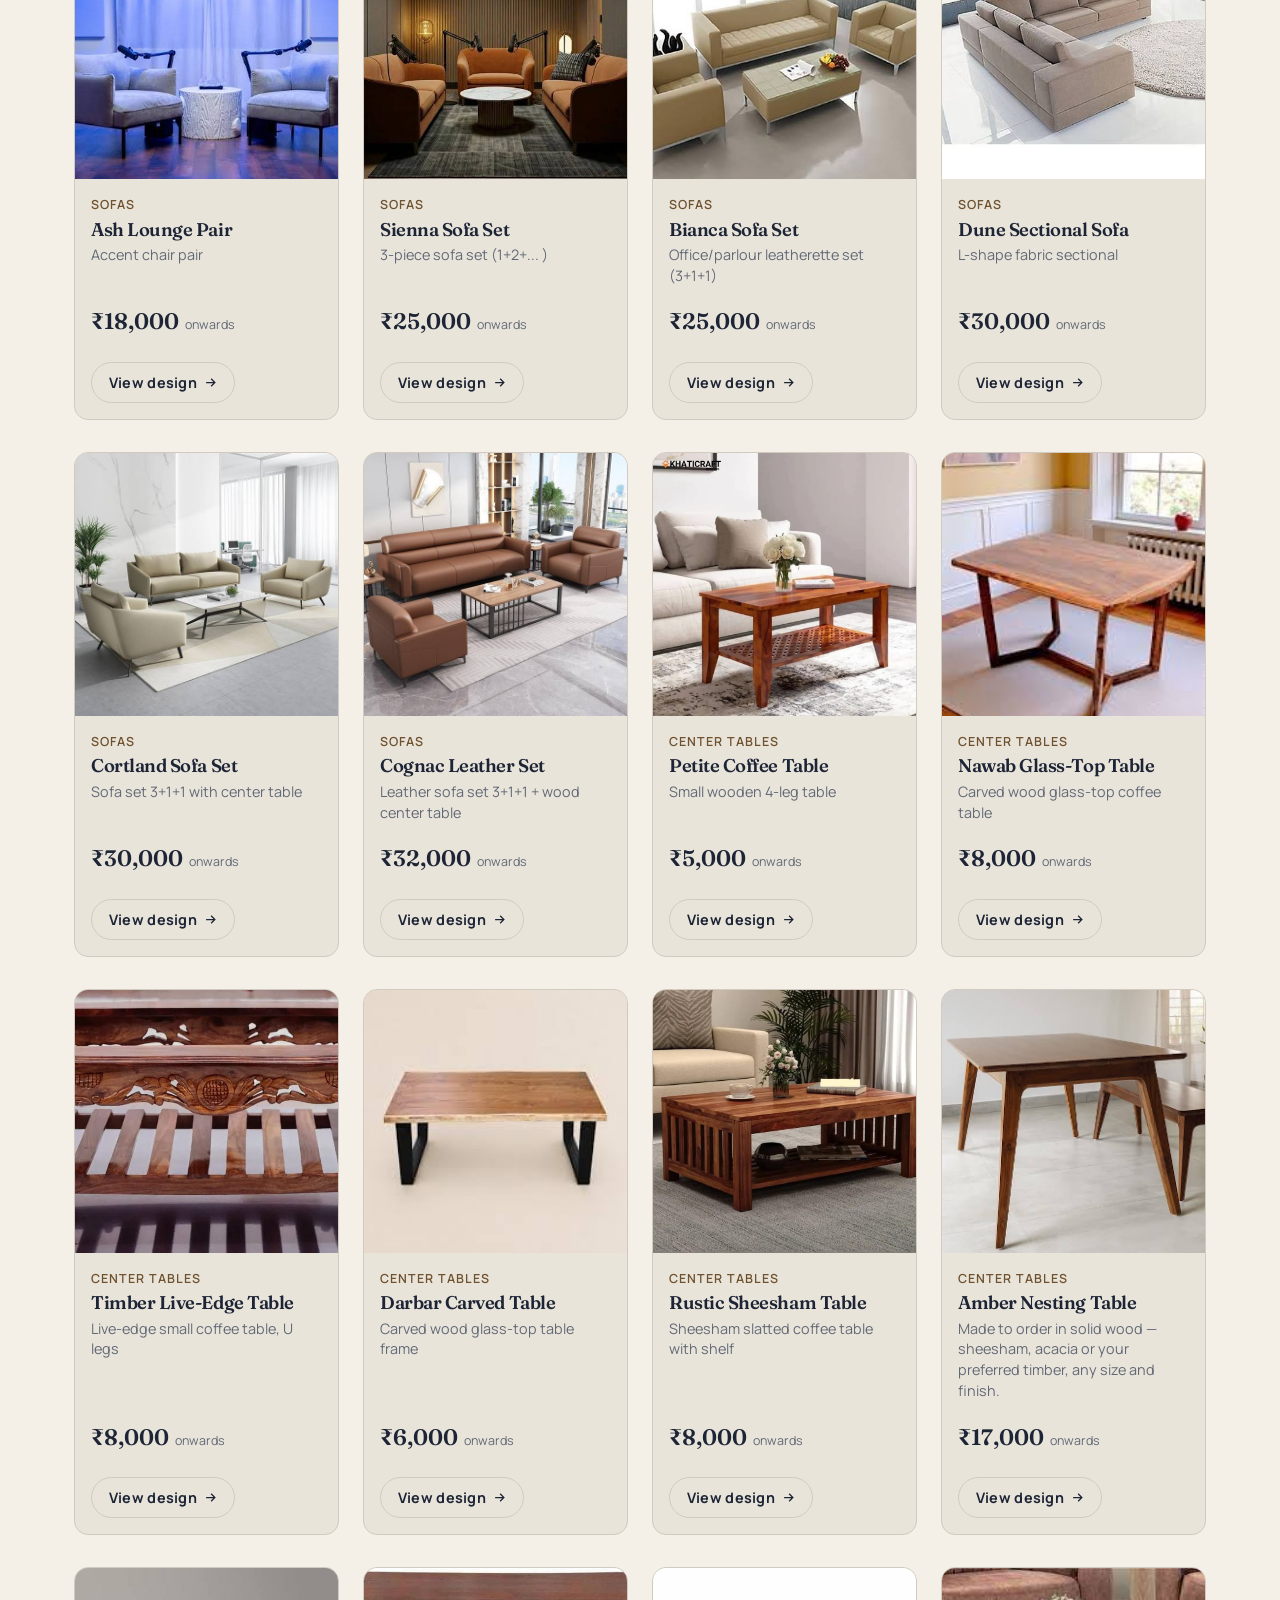
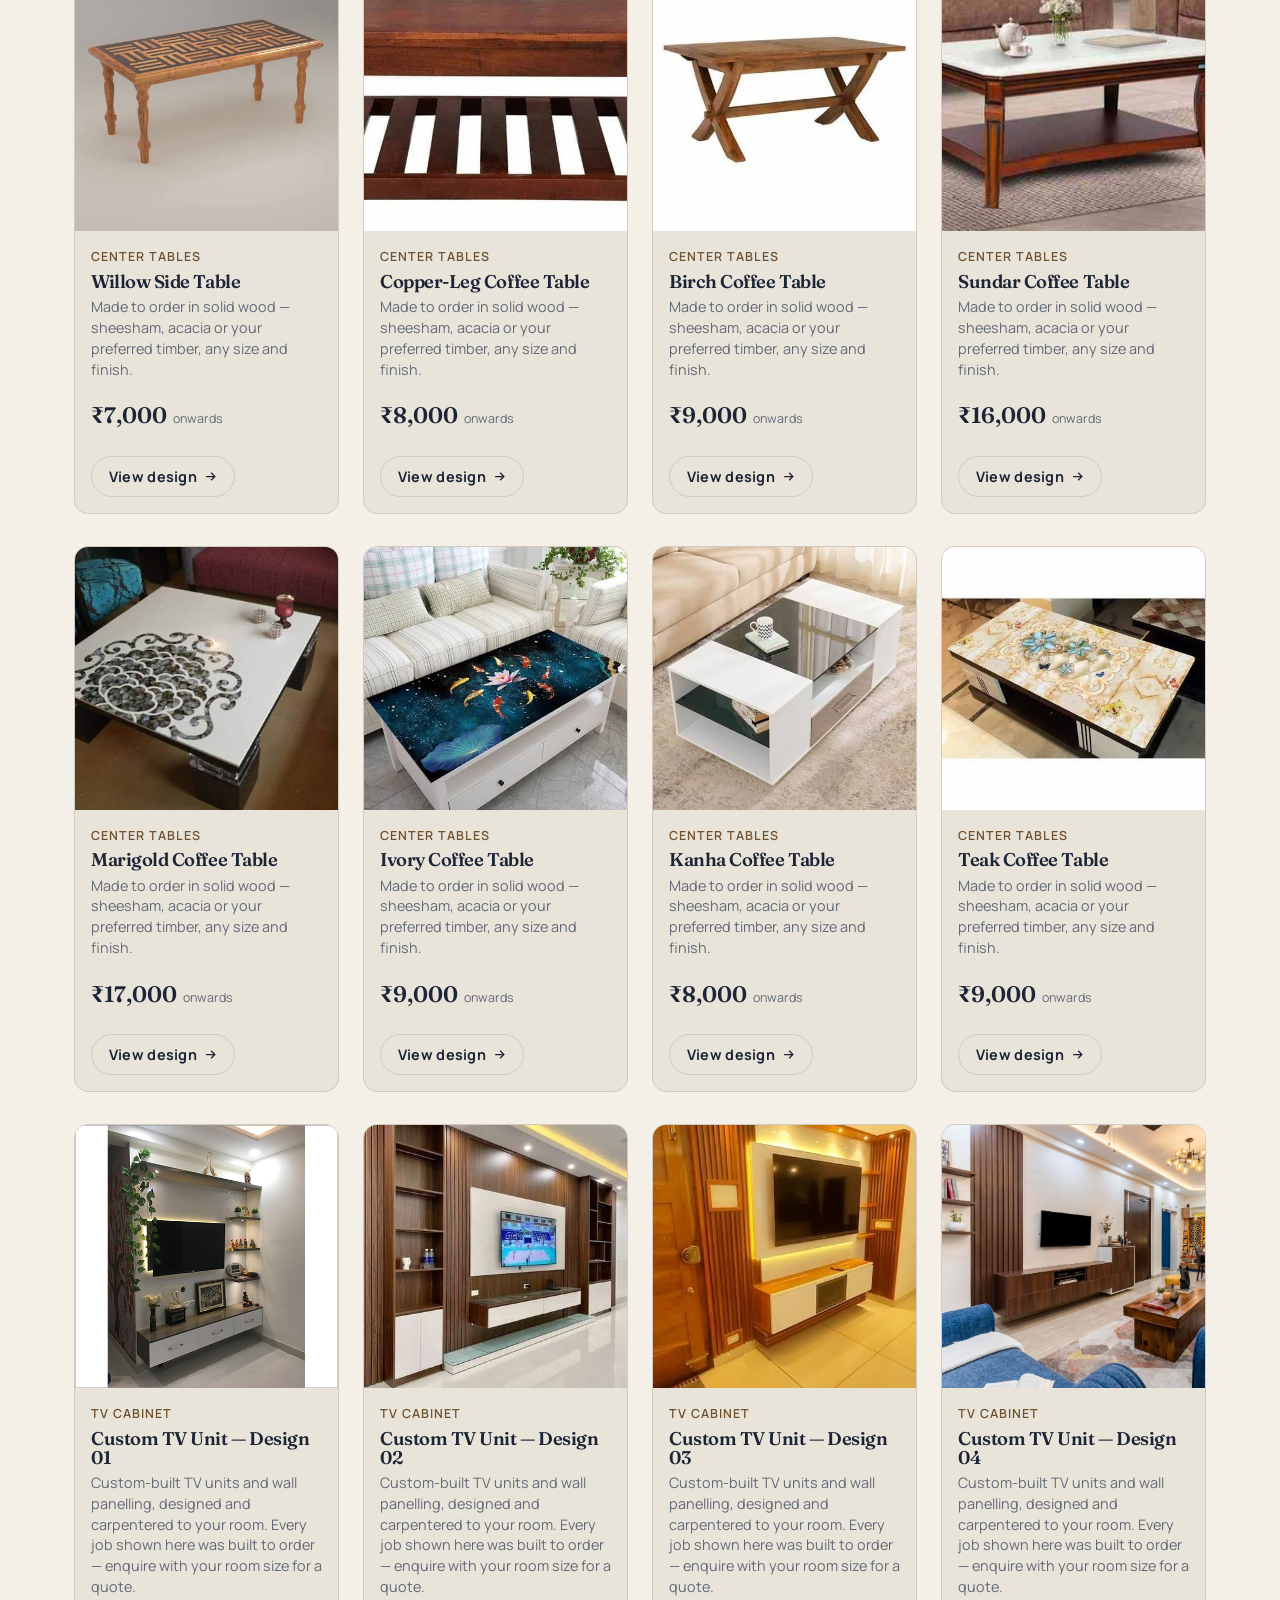
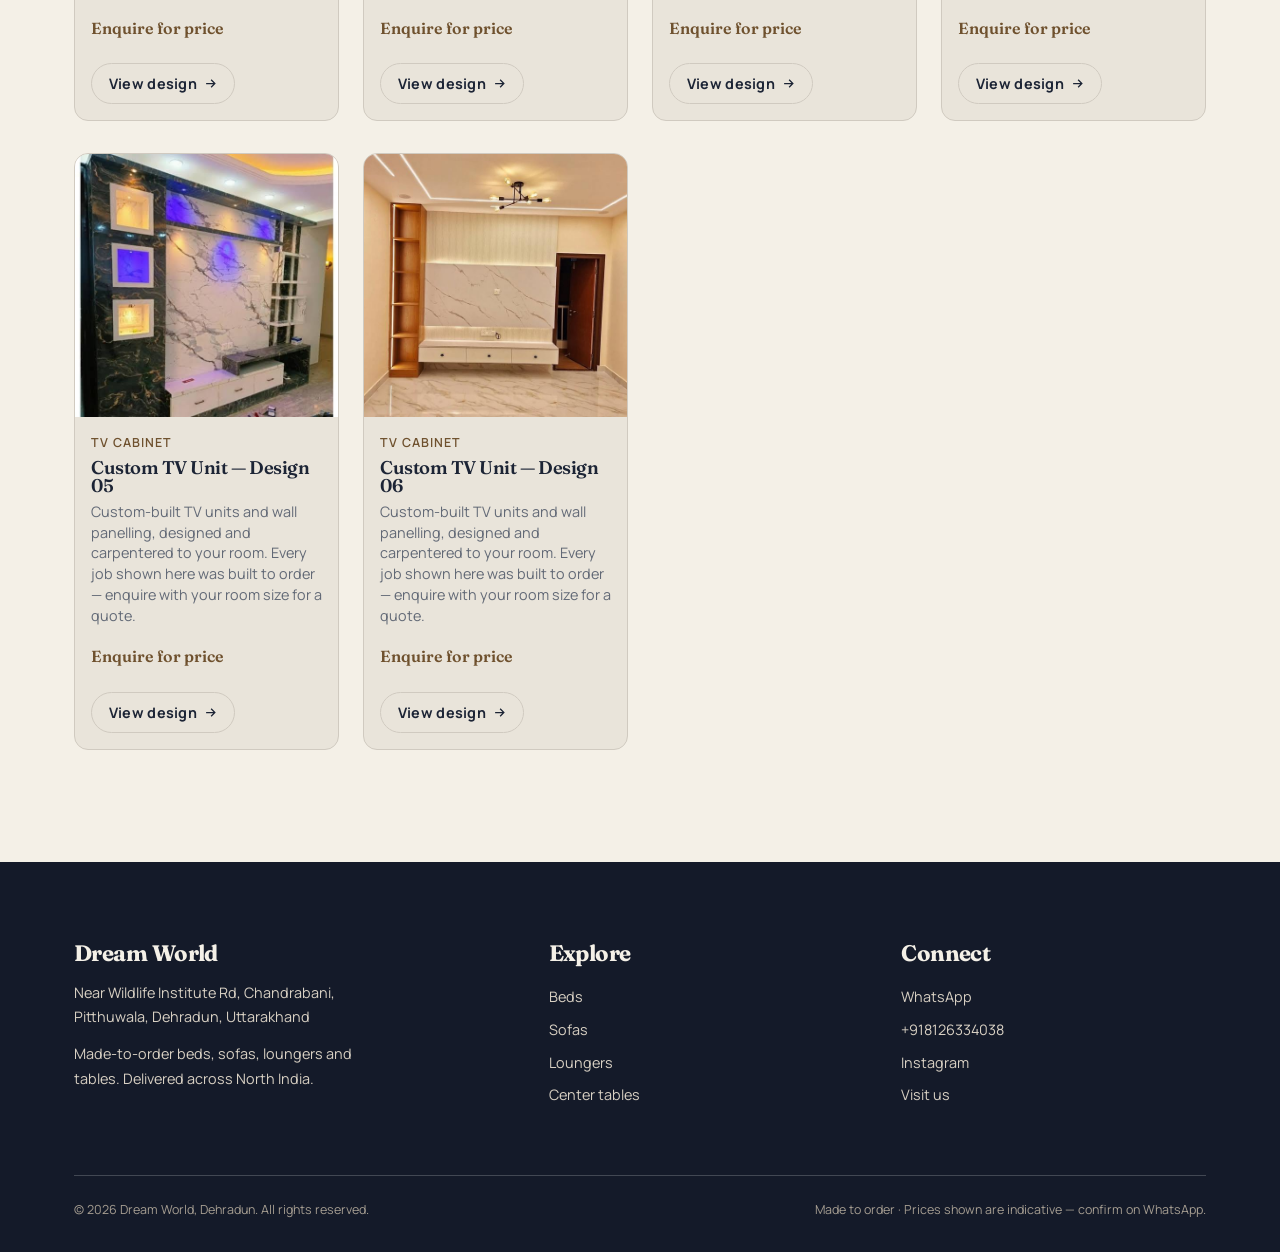
<file: 05_build/collection.html>
<!doctype html>
<html lang="en">
<head>
<meta charset="utf-8">
<meta name="viewport" content="width=device-width, initial-scale=1">
<title>Collection — Dream World Furniture, Dehradun</title>
<meta name="description" content="Browse Dream World's full collection of made-to-order beds, sofas, loungers and center tables in Dehradun. Enquire on WhatsApp for sizes, fabrics and best price.">
<link rel="preconnect" href="https://fonts.googleapis.com">
<link rel="preconnect" href="https://fonts.gstatic.com" crossorigin>
<link href="https://fonts.googleapis.com/css2?family=Fraunces:opsz,wght@9..144,500;9..144,600;9..144,700&family=Manrope:wght@400;500;600;700&display=swap" rel="stylesheet">
<link rel="stylesheet" href="assets/css/site.css?v=26">
</head>
<body>
<div id="header"></div>

<main>
  <section class="collection-hero">
    <div class="wrap">
      <span class="eyebrow">Our collection</span>
      <h1 id="collection-title">All furniture</h1>
      <p class="collection-sub">Every piece is made to order. Tap any design to see sizes, customize it, and enquire on WhatsApp.</p>
    </div>
  </section>

  <section class="section" style="padding-top:0">
    <div class="wrap">
      <div class="chips" id="chips"></div>
      <details class="cat-desc" id="cat-desc" hidden>
        <summary><span class="cat-desc-label">About this category</span><svg viewBox="0 0 24 24" fill="none" stroke="currentColor" stroke-width="2"><path d="m6 9 6 6 6-6"/></svg></summary>
        <p id="cat-desc-text"></p>
      </details>
      <div class="prod-grid" id="prod-grid"></div>
    </div>
  </section>
</main>

<div id="footer"></div>
<script src="assets/js/data.js?v=26"></script>
<script src="assets/js/site.js?v=26"></script>
</body>
</html>
</file>
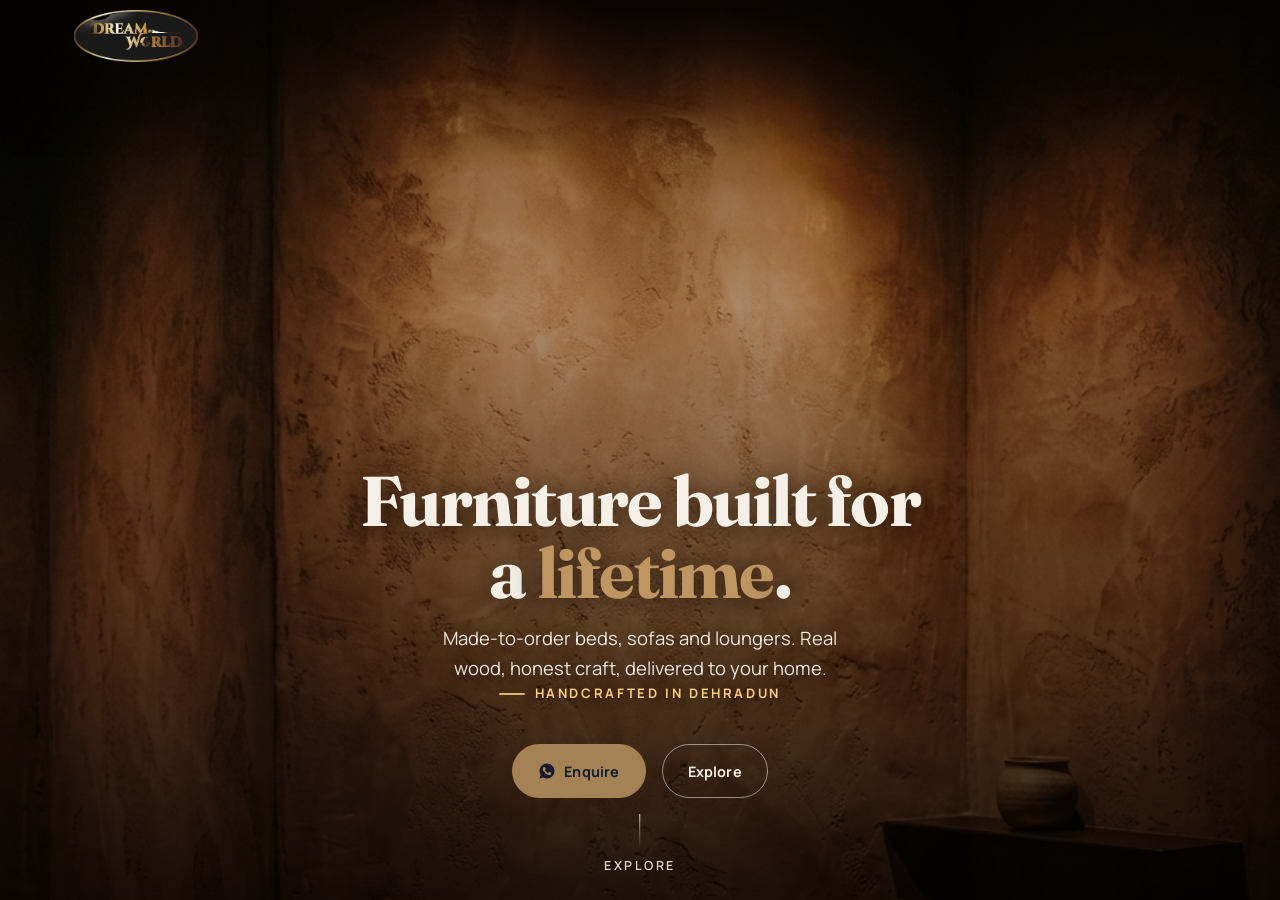
<file: 05_build/hero-preview.html>
<!doctype html>
<html lang="en">
<head>
<meta charset="utf-8">
<meta name="viewport" content="width=device-width, initial-scale=1">
<title>Hero preview — candidate 1</title>
<link rel="preconnect" href="https://fonts.googleapis.com">
<link rel="preconnect" href="https://fonts.gstatic.com" crossorigin>
<link href="https://fonts.googleapis.com/css2?family=Fraunces:opsz,wght@9..144,500;9..144,600;9..144,700&family=Manrope:wght@400;500;600;700&display=swap" rel="stylesheet">
<link rel="stylesheet" href="assets/css/site.css?v=preview1">
<style>
  /* isolated preview override — same hero rules, new candidate image, no other site chrome */
  .menu-btn{color:var(--color-paper)}
</style>
</head>
<body>
<header class="hdr over-hero"><div class="hdr-in">
  <a class="brand" href="#"><img class="brand-logo" src="assets/img/brand/logo.png" alt="Dream World"></a>
  <div class="hdr-cta"><button class="menu-btn" aria-label="Open menu">
    <svg viewBox="0 0 24 24" fill="none" stroke="currentColor" stroke-width="2"><path d="M3 6h18M3 12h18M3 18h18"/></svg>
  </button></div>
</div></header>

<section class="hero">
  <div class="hero-media" aria-hidden="true">
    <img src="assets/img/hero-candidate-1.jpg" alt="" fetchpriority="high">
  </div>
  <div class="hero-scrim" aria-hidden="true"></div>
  <div class="wrap hero-content">
    <img class="hero-logo hero-rise" src="assets/img/brand/logo.png" alt="Dream World">
    <span class="eyebrow hero-eyebrow hero-rise hero-rise-2">Handcrafted in Dehradun</span>
    <h1 class="hero-rise hero-rise-3">Furniture built for a <em>lifetime</em>.</h1>
    <p class="lede hero-rise hero-rise-4">Made-to-order beds, sofas and loungers. Real wood, honest craft, delivered to your home.</p>
    <div class="hero-actions hero-rise hero-rise-5">
      <a class="btn btn-brass" href="#"><svg viewBox="0 0 24 24" fill="currentColor" aria-hidden="true"><path d="M12.04 2C6.58 2 2.13 6.45 2.13 11.91c0 1.75.46 3.45 1.32 4.95L2 22l5.25-1.38a9.9 9.9 0 0 0 4.79 1.22h.01c5.46 0 9.91-4.45 9.91-9.91S17.5 2 12.04 2Zm5.8 14.03c-.24.68-1.4 1.3-1.94 1.38-.5.07-1.13.1-1.82-.11-.42-.13-.96-.31-1.65-.61-2.9-1.25-4.8-4.17-4.94-4.36-.15-.19-1.19-1.58-1.19-3.01 0-1.43.75-2.13 1.02-2.42.27-.29.58-.36.78-.36.19 0 .39 0 .56.01.18.01.42-.07.66.5.24.58.82 2.01.89 2.16.07.14.12.31.02.5-.09.19-.14.31-.28.48-.14.17-.29.37-.42.5-.14.14-.28.29-.12.57.16.29.71 1.17 1.53 1.9 1.05.94 1.94 1.23 2.22 1.37.28.14.44.12.6-.07.16-.19.69-.81.87-1.09.18-.28.36-.23.6-.14.24.09 1.55.73 1.82.86.27.14.44.21.5.32.07.11.07.63-.17 1.31Z"/></svg><span>Enquire</span></a>
      <a class="btn btn-on-dark" href="#"><span>Explore</span></a>
    </div>
  </div>
  <a class="hero-scroll" href="#" aria-label="Scroll"><span></span>Explore</a>
</section>
</body>
</html>
</file>
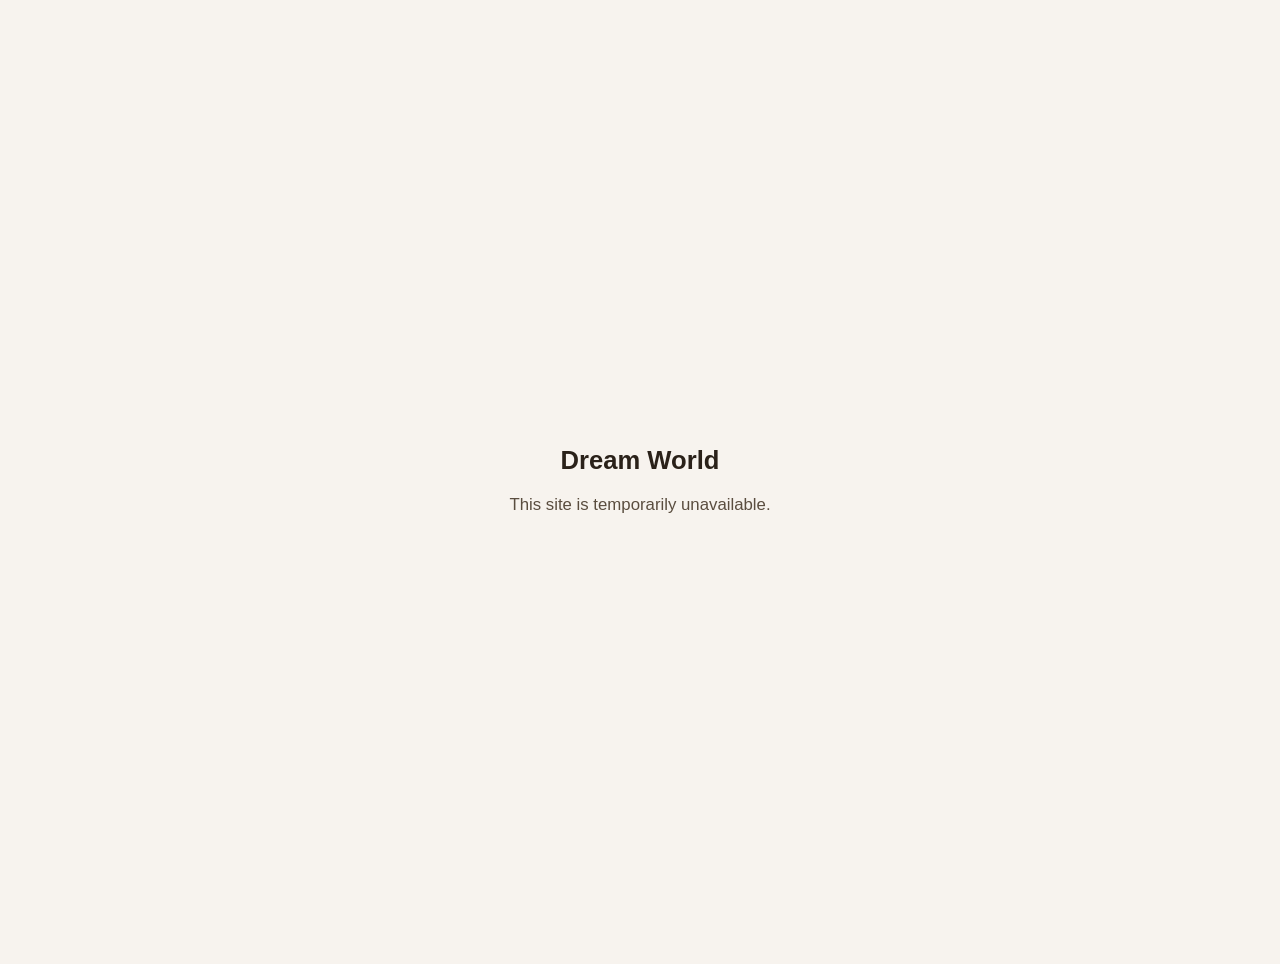
<file: 05_build/maintenance.html>
<!doctype html>
<html lang="en">
<head>
<meta charset="utf-8">
<meta name="viewport" content="width=device-width, initial-scale=1">
<title>Dream World — Site Temporarily Unavailable</title>
<meta name="robots" content="noindex">
<style>
  :root{color-scheme:light}
  body{margin:0;min-height:100vh;display:flex;align-items:center;justify-content:center;
    background:#f7f3ee;font-family:-apple-system,BlinkMacSystemFont,"Segoe UI",Arial,sans-serif;
    color:#2a2119;text-align:center;padding:2rem}
  .box{max-width:32rem}
  h1{font-size:1.6rem;margin-bottom:.75rem}
  p{font-size:1.05rem;line-height:1.6;color:#5a4d3f}
  a{color:#8a5a2b;font-weight:600;text-decoration:none}
</style>
</head>
<body>
  <div class="box">
    <h1>Dream World</h1>
    <p>This site is temporarily unavailable.</p>
  </div>
</body>
</html>
</file>
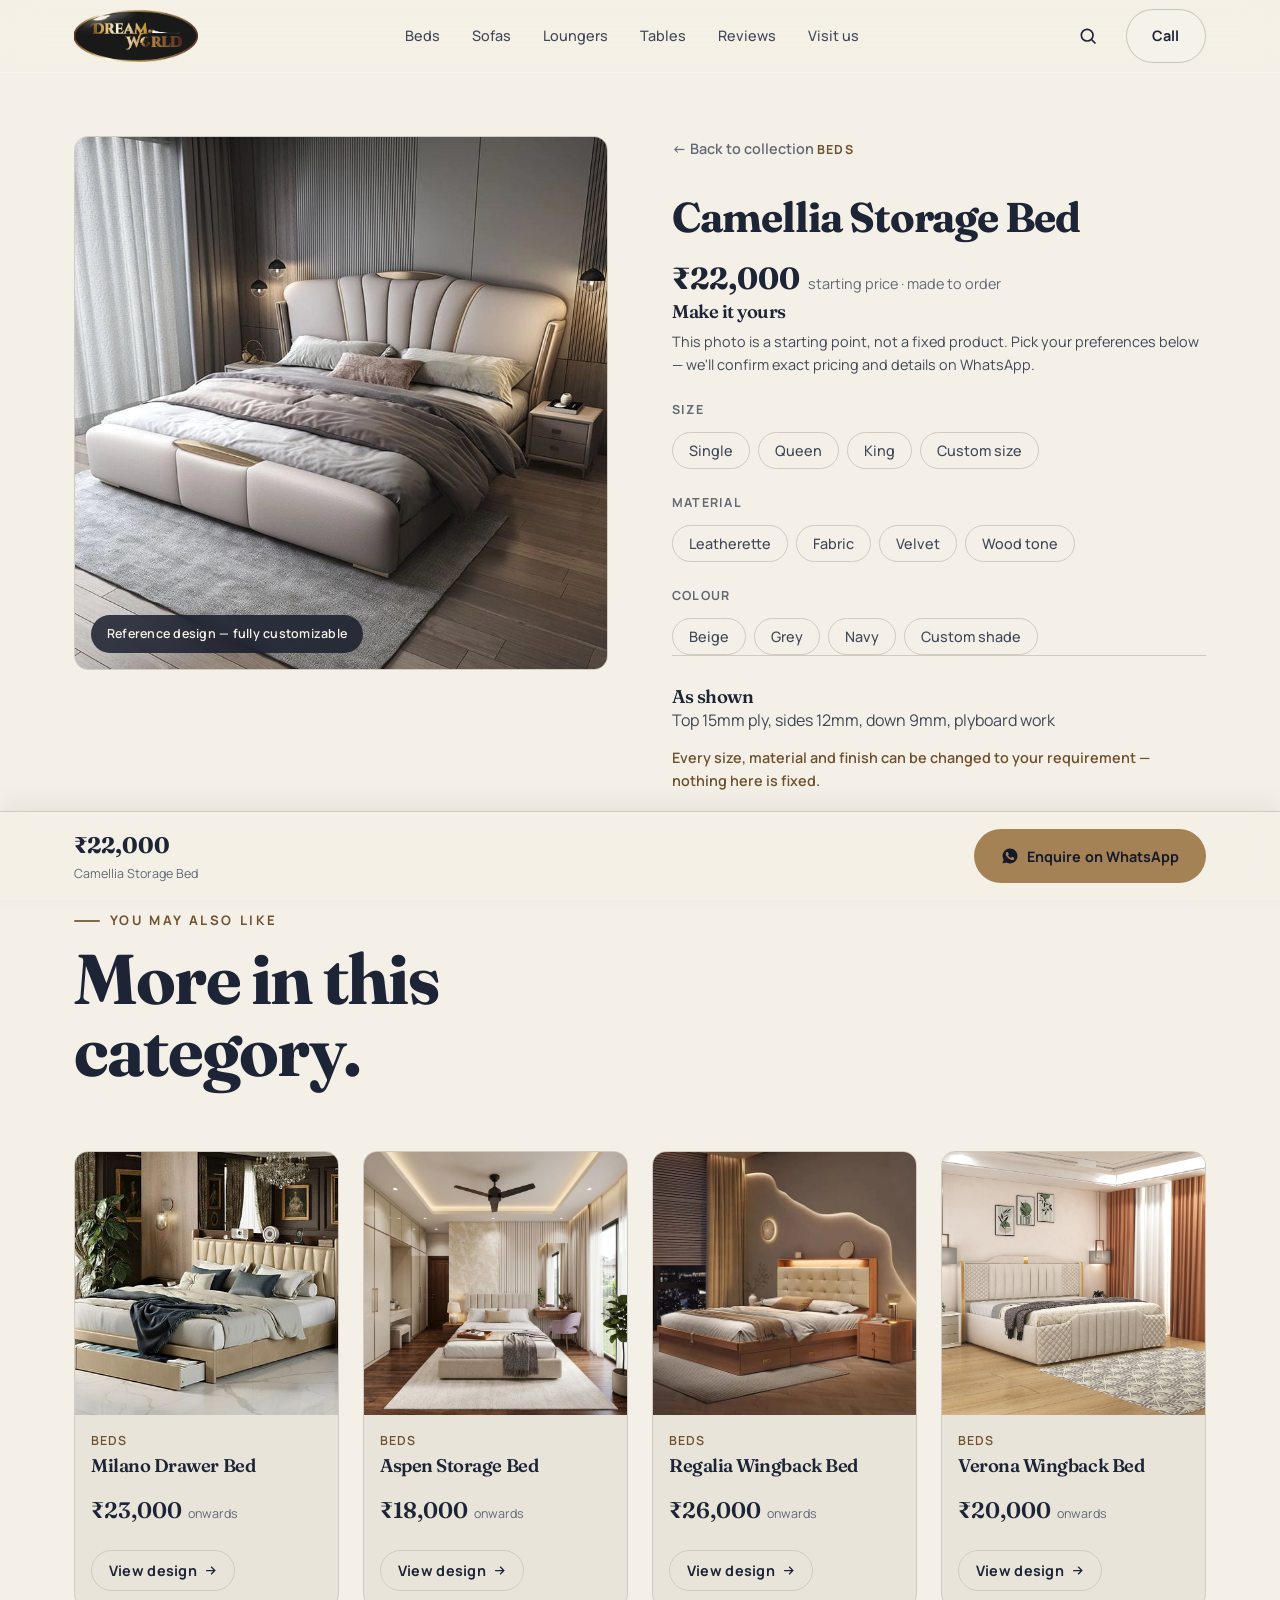
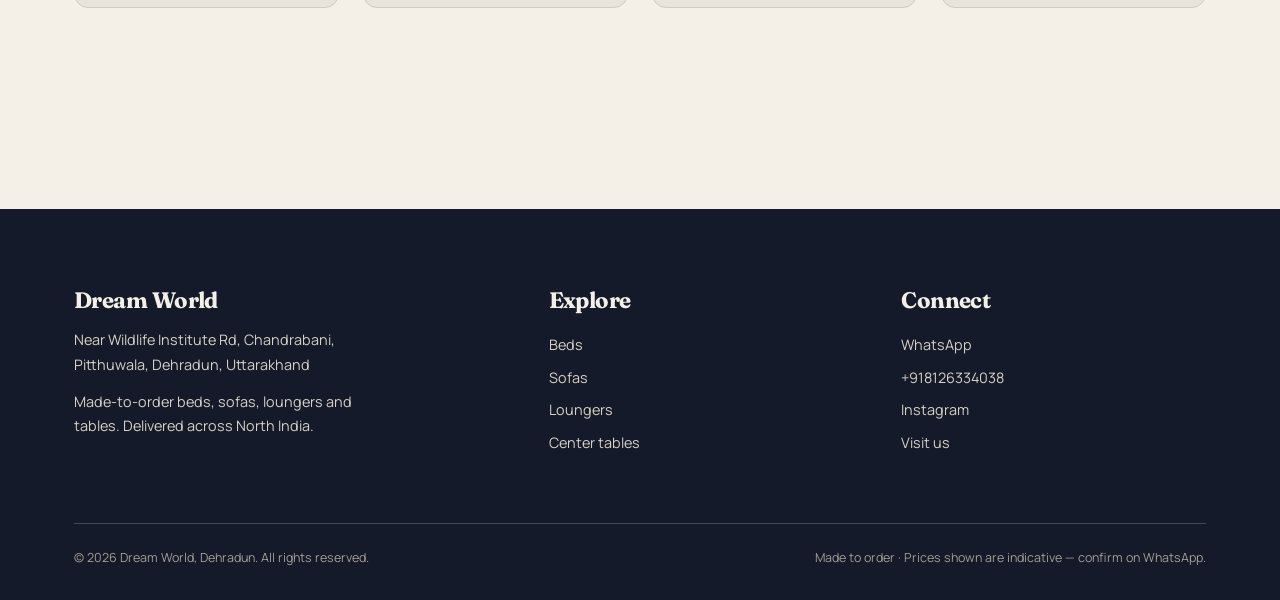
<file: 05_build/product.html>
<!doctype html>
<html lang="en">
<head>
<meta charset="utf-8">
<meta name="viewport" content="width=device-width, initial-scale=1">
<title>Product — Dream World Furniture, Dehradun</title>
<meta name="description" content="Made-to-order furniture by Dream World, Dehradun. Pick your size, material and color — we build it to your exact requirement.">
<link rel="preconnect" href="https://fonts.googleapis.com">
<link rel="preconnect" href="https://fonts.gstatic.com" crossorigin>
<link href="https://fonts.googleapis.com/css2?family=Fraunces:opsz,wght@9..144,500;9..144,600;9..144,700&family=Manrope:wght@400;500;600;700&display=swap" rel="stylesheet">
<link rel="stylesheet" href="assets/css/site.css?v=26">
</head>
<body>
<div id="header"></div>

<main>
  <section class="pdp">
    <div class="wrap pdp-grid">
      <div class="pdp-media">
        <img id="pdp-img" src="" alt="">
        <span class="pdp-badge">Reference design — fully customizable</span>
      </div>
      <div class="pdp-info">
        <a class="pdp-back" id="pdp-back-cat" href="collection.html">&larr; Back to collection</a>
        <span class="cat" id="pdp-cat"></span>
        <h1 id="pdp-name"></h1>
        <div class="price"><b id="pdp-price"></b><small>starting price · made to order</small></div>

        <div id="pdp-custom" hidden>
          <h2 class="pdp-h2">Make it yours</h2>
          <p class="pdp-note">This photo is a starting point, not a fixed product. Pick your preferences below — we'll confirm exact pricing and details on WhatsApp.</p>
          <div id="pdp-custom-groups"></div>
        </div>

        <div class="pdp-specs">
          <h2 class="pdp-h2" style="margin-top:0">As shown</h2>
          <p class="pdp-specs-text" id="pdp-specs-text"></p>
          <p class="pdp-specs-note">Every size, material and finish can be changed to your requirement — nothing here is fixed.</p>
        </div>
      </div>
    </div>
  </section>

  <section class="section pdp-related">
    <div class="wrap">
      <div class="section-head reveal">
        <span class="eyebrow">You may also like</span>
        <h2>More in this category.</h2>
      </div>
      <div class="prod-grid" id="related-grid"></div>
    </div>
  </section>
</main>

<div class="pdp-sticky">
  <div class="wrap pdp-sticky-in">
    <div class="pdp-sticky-price">
      <b id="sticky-price"></b>
      <span id="sticky-name"></span>
    </div>
    <a class="btn btn-brass" id="pdp-wa" target="_blank" rel="noopener">
      <svg viewBox="0 0 24 24" fill="currentColor" aria-hidden="true"><path d="M12.04 2C6.58 2 2.13 6.45 2.13 11.91c0 1.75.46 3.45 1.32 4.95L2 22l5.25-1.38a9.9 9.9 0 0 0 4.79 1.22h.01c5.46 0 9.91-4.45 9.91-9.91S17.5 2 12.04 2Zm5.8 14.03c-.24.68-1.4 1.3-1.94 1.38-.5.07-1.13.1-1.82-.11-.42-.13-.96-.31-1.65-.61-2.9-1.25-4.8-4.17-4.94-4.36-.15-.19-1.19-1.58-1.19-3.01 0-1.43.75-2.13 1.02-2.42.27-.29.58-.36.78-.36.19 0 .39 0 .56.01.18.01.42-.07.66.5.24.58.82 2.01.89 2.16.07.14.12.31.02.5-.09.19-.14.31-.28.48-.14.17-.29.37-.42.5-.14.14-.28.29-.12.57.16.29.71 1.17 1.53 1.9 1.05.94 1.94 1.23 2.22 1.37.28.14.44.12.6-.07.16-.19.69-.81.87-1.09.18-.28.36-.23.6-.14.24.09 1.55.73 1.82.86.27.14.44.21.5.32.07.11.07.63-.17 1.31Z"/></svg>
      <span>Enquire on WhatsApp</span>
    </a>
  </div>
</div>

<div id="footer"></div>
<script src="assets/js/data.js?v=26"></script>
<script src="assets/js/site.js?v=26"></script>
</body>
</html>
</file>
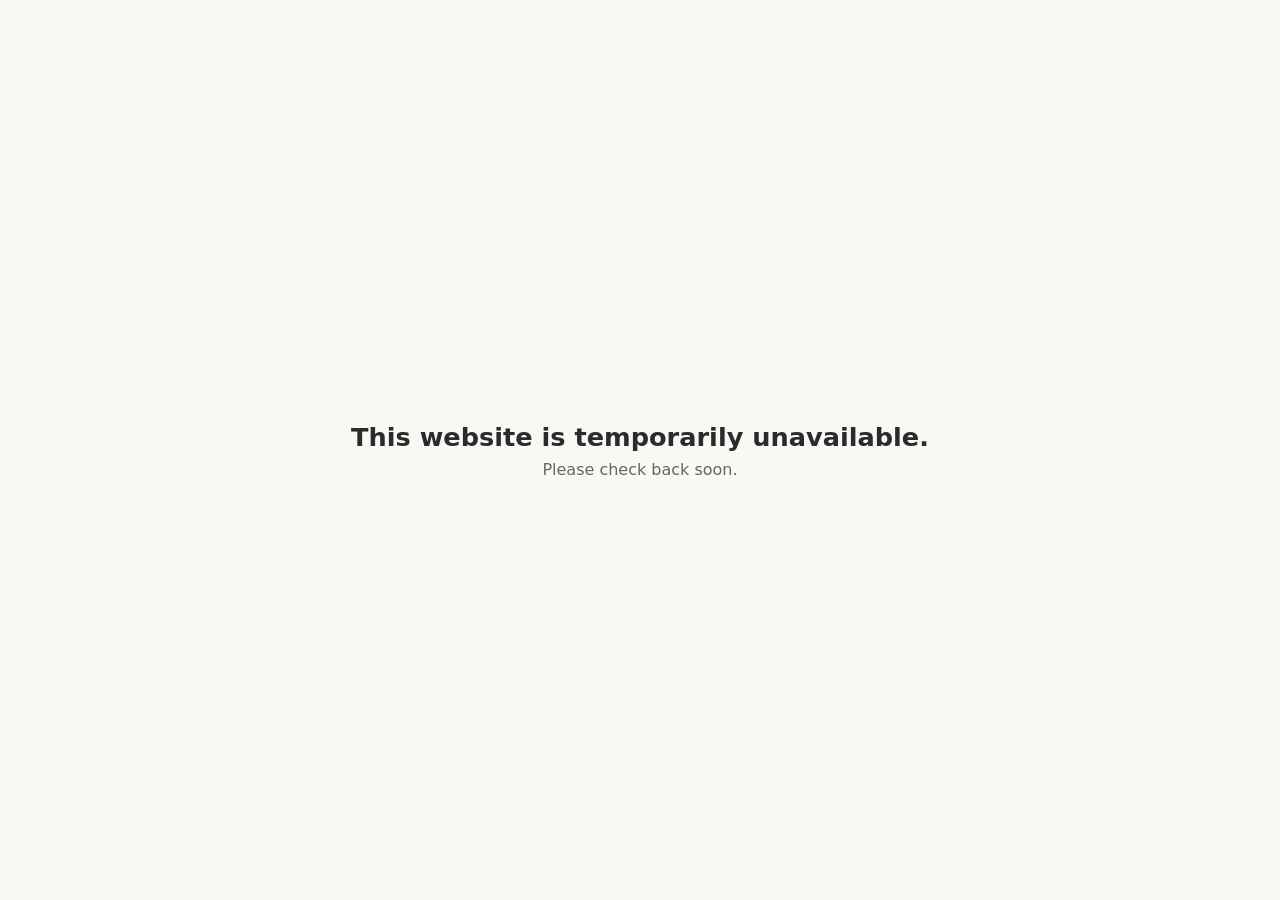
<file: 05_build/unavailable.html>
<!doctype html>
<html lang="en">
<head>
<meta charset="utf-8">
<meta name="viewport" content="width=device-width, initial-scale=1">
<meta name="robots" content="noindex">
<title>Temporarily Unavailable</title>
<style>
  body { margin: 0; min-height: 100vh; display: flex; align-items: center; justify-content: center;
         font-family: system-ui, -apple-system, "Segoe UI", sans-serif; background: #faf8f5; color: #2b2b2b;
         padding: 16px; box-sizing: border-box; text-align: center; }
  h1 { font-size: 1.6rem; font-weight: 600; margin: 0 0 .5rem; }
  p { margin: 0; color: #666; }
</style>
</head>
<body>
  <main>
    <h1>This website is temporarily unavailable.</h1>
    <p>Please check back soon.</p>
  </main>
</body>
</html>
</file>
<file: 05_build/assets/css/site.css>
/* Hallmark · macrostructure: Marquee Hero + Category Catalogue · tone: luxury · anchor hue: brass
 * pre-emit critique: P5 H4 E4 S4 R5 V4 */
@import url("tokens.css");

*,*::before,*::after{box-sizing:border-box}
html,body{overflow-x:clip}
html{scroll-behavior:smooth;-webkit-text-size-adjust:100%}
body{
  margin:0;background:var(--color-paper);color:var(--color-ink);
  font-family:var(--font-body);font-size:var(--text-base);line-height:1.6;
  font-weight:400;-webkit-font-smoothing:antialiased;text-rendering:optimizeLegibility;
}
img{max-width:100%;display:block}
a{color:inherit;text-decoration:none}
h1,h2,h3,h4{font-family:var(--font-display);font-weight:700;font-style:normal;
  line-height:1.02;letter-spacing:-.025em;margin:0;overflow-wrap:anywhere;min-width:0}
p{margin:0}
button{font-family:inherit}
.wrap{max-width:var(--maxw);margin-inline:auto;padding-inline:var(--space-6)}
.eyebrow{font-family:var(--font-body);font-size:.82rem;letter-spacing:.2em;
  text-transform:uppercase;color:var(--color-accent-ink);font-weight:700;
  display:inline-flex;align-items:center;gap:.6rem}
.eyebrow::before{content:"";width:26px;height:2px;background:currentColor;border-radius:2px;opacity:.85}
.hero-eyebrow{color:oklch(84% .10 78)}

/* ---------- buttons — one system, three roles ----------
   .btn-brass    primary / conversion (Enquire, Send photo, Distributor)
   .btn-wa       primary-dark (used where brass would clash with a photo bg)
   .btn-secondary supporting action (Explore, Call, Get directions, Read reviews)
   .btn-on-dark   secondary variant tuned for photo/dark backgrounds
   every variant shares: same padding/radius/icon size/sweep/hover/focus */
.btn{position:relative;display:inline-flex;align-items:center;gap:.5rem;padding:.9rem 1.6rem;border-radius:100px;
  font-weight:700;font-size:var(--text-sm);letter-spacing:.005em;cursor:pointer;border:1.5px solid transparent;
  overflow:hidden;isolation:isolate;white-space:nowrap;
  transition:transform var(--dur) var(--ease-out),box-shadow var(--dur) var(--ease-out),
    color var(--dur) var(--ease-out),border-color var(--dur) var(--ease-out),background var(--dur) var(--ease-out)}
.btn>*{position:relative;z-index:1}
.btn svg{width:18px;height:18px;flex:none;transition:transform var(--dur) var(--ease-out)}
.btn::before{content:"";position:absolute;inset:0;z-index:0;transform:translateY(101%);
  transition:transform var(--dur) var(--ease-out)}
.btn:hover{transform:translateY(-2px);box-shadow:var(--shadow-md)}
.btn:hover svg{transform:translateX(3px)}
.btn:active{transform:translateY(0);box-shadow:none}
/* roles */
.btn-brass,.btn-wa{background:var(--color-accent);color:var(--color-night)}
.btn-brass::before,.btn-wa::before{background:var(--color-accent-2)}
.btn-brass:hover::before,.btn-wa:hover::before{transform:translateY(0)}
.btn-secondary{background:transparent;border-color:var(--color-line);color:var(--color-ink)}
.btn-secondary::before{background:var(--color-ink)}
.btn-secondary:hover{color:var(--color-paper);border-color:var(--color-ink)}
.btn-secondary:hover::before{transform:translateY(0)}
.btn-on-dark{background:transparent;border-color:oklch(100% 0 0 / .5);color:var(--color-paper)}
.btn-on-dark::before{background:var(--color-paper)}
.btn-on-dark:hover{color:var(--color-ink);border-color:var(--color-paper)}
.btn-on-dark:hover::before{transform:translateY(0)}
/* legacy aliases kept for old markup — same visual role */
.btn-ghost{background:transparent;border-color:var(--color-line);color:var(--color-ink)}
.btn-ghost::before{background:var(--color-ink)}
.btn-ghost:hover{color:var(--color-paper);border-color:var(--color-ink)}
.btn-ghost:hover::before{transform:translateY(0)}
.btn-outline{background:transparent;border-color:oklch(100% 0 0 / .5);color:var(--color-paper)}
.btn-outline::before{background:var(--color-paper)}
.btn-outline:hover{color:var(--color-ink);border-color:var(--color-paper)}
.btn-outline:hover::before{transform:translateY(0)}
:focus-visible{outline:2px solid var(--color-focus);outline-offset:3px}

/* ---------- header ---------- */
/* frosted glass header (iOS-style) */
.hdr{position:fixed;top:0;left:0;right:0;z-index:50;
  background:oklch(95.5% 0.012 85 / .62);
  backdrop-filter:blur(18px) saturate(1.4);-webkit-backdrop-filter:blur(18px) saturate(1.4);
  border-bottom:1px solid oklch(100% 0 0 / .18);
  transition:background var(--dur),border-color var(--dur),box-shadow var(--dur)}
.hdr.scrolled{background:oklch(95.5% 0.012 85 / .78);border-bottom-color:var(--color-line);box-shadow:var(--shadow-sm)}
/* near-invisible over the hero — let the wall texture lead, only a soft top scrim */
.hdr.over-hero:not(.scrolled){background:transparent;backdrop-filter:none;-webkit-backdrop-filter:none;
  border-bottom-color:transparent;box-shadow:none}
.hdr.over-hero:not(.scrolled)::before{content:"";position:absolute;left:0;right:0;top:0;height:220%;z-index:-1;
  pointer-events:none;background:linear-gradient(180deg, oklch(8% .02 40 / .48), transparent)}
.hdr.over-hero:not(.scrolled) .nav a{color:oklch(95% .01 85);text-shadow:0 1px 10px oklch(8% .02 40 / .6)}
.hdr.over-hero:not(.scrolled) .nav a:hover{color:#fff}
.hdr.over-hero:not(.scrolled) .menu-btn{color:var(--color-paper)}
/* header buttons — glass, cohesive */
.hdr .btn-ghost{background:oklch(100% 0 0 / .1);border-color:oklch(50% .02 60 / .3);color:var(--color-ink)}
.hdr .btn-ghost::before{background:var(--color-ink)}
.hdr.over-hero:not(.scrolled) .btn-ghost{color:var(--color-paper);border-color:oklch(100% 0 0 / .38);background:oklch(100% 0 0 / .12)}
.hdr-in{display:flex;align-items:center;justify-content:space-between;gap:var(--space-6);
  min-height:72px;max-width:var(--maxw);margin-inline:auto;padding-inline:var(--space-6)}
.brand{display:flex;align-items:center;gap:.6rem}
.brand-logo{height:52px;width:auto;display:block}
.brand-mark{display:inline-flex;align-items:center;gap:.5rem;height:44px;padding:0 1.25rem;
  border-radius:100px;background:var(--color-night);border:1.5px solid var(--color-accent);
  box-shadow:inset 0 1px 0 oklch(100% 0 0 / .08)}
.brand-mark b{font-family:var(--font-display);font-weight:700;letter-spacing:.06em;
  font-size:1rem;line-height:1;color:var(--color-accent-2);white-space:nowrap}
.nav{display:flex;align-items:center;gap:var(--space-8)}
.nav a{font-size:var(--text-sm);font-weight:500;color:var(--color-ink-2);position:relative}
.nav a:hover{color:var(--color-ink)}
.nav a::after{content:"";position:absolute;left:0;right:100%;bottom:-6px;height:1.5px;
  background:var(--color-accent);transition:right var(--dur) var(--ease-out)}
.nav a:hover::after{right:0}
.hdr-cta{display:flex;align-items:center;gap:var(--space-4)}
.menu-btn{display:none;background:none;border:0;cursor:pointer;width:44px;height:44px;color:var(--color-ink)}

/* ---------- hero : atmosphere photo (background layer, crops freely) +
   logo/copy (message layer, always full size, never cropped) ----------
   Same rules at every breakpoint — no per-device hero variants. */
.hero{position:relative;min-height:100svh;display:flex;align-items:center;justify-content:center;
  text-align:center;overflow:hidden;isolation:isolate}
.hero-media{position:absolute;inset:0;z-index:-2}
.hero-media img{width:100%;height:100%;object-fit:cover;object-position:50% 32%;
  animation:heroZoom 32s var(--ease-in-out) infinite alternate}
@keyframes heroZoom{from{transform:scale(1.01)}to{transform:scale(1.07)}}
.hero-scrim{position:absolute;inset:0;z-index:-1;
  background:linear-gradient(180deg, oklch(9% .02 42 / .4) 0%, oklch(8% .02 42 / .28) 34%,
    oklch(7% .02 42 / .5) 68%, oklch(5% .02 42 / .8) 100%)}
.hero-content{position:relative;color:var(--color-paper);padding-block:var(--space-28);
  max-width:38rem;display:flex;flex-direction:column;align-items:center}
.hero-logo{width:clamp(150px,26vw,260px);height:auto;
  filter:drop-shadow(0 14px 30px oklch(5% .02 40 / .55))}
.hero-logo-fallback{font-family:var(--font-display);font-weight:700;letter-spacing:.1em;
  font-size:clamp(1.3rem,4vw,1.9rem);color:var(--color-accent-2)}
.hero-eyebrow{margin-top:var(--space-6);color:oklch(87% .11 80);text-shadow:0 1px 12px oklch(8% .02 40 / .7)}
.hero h1{font-size:var(--text-4xl);font-weight:700;margin-top:var(--space-4);max-width:16ch;
  text-shadow:0 2px 30px oklch(7% .02 40 / .7)}
.hero h1 em{font-style:normal;color:var(--color-accent-2)}
.hero .lede{margin-top:var(--space-4);font-size:var(--text-lg);font-weight:400;
  color:oklch(93% .012 78);max-width:40ch;text-shadow:0 1px 16px oklch(7% .02 40 / .65)}
.hero-actions{margin-top:var(--space-8);display:flex;gap:var(--space-4);flex-wrap:wrap;justify-content:center}
/* desktop only: hero photo already carries the brand's own engraved logo in-shot,
   so the overlay logo (kept for mobile, where the photo differs) would just
   duplicate it here — hide it and move the eyebrow line down near the CTAs.
   Mobile stacking/logo is untouched. */
@media (min-width:961px){
  .hero-logo,.hero-logo-fallback{display:none}
  /* the engraved logo in the photo sits in the upper ~49% of the frame —
     anchor content from a fixed offset instead of true vertical centering,
     so the headline reliably clears it regardless of viewport height */
  .hero{align-items:flex-start;justify-content:center;height:100svh;min-height:600px}
  .hero-content{padding-top:calc(49.2vh + 22px)}
  .hero-eyebrow{order:4;margin-top:0;margin-bottom:var(--space-2)}
  .hero h1{order:2;margin-top:0}
  .hero .lede{order:3}
  .hero-actions{order:5}
}
/* seamless hand-off from the dark hero into the section that follows —
   the section fades in from the hero's own dark tone instead of a hard cut */
.hero-bridge{position:relative;isolation:isolate}
.hero-bridge::before{content:"";position:absolute;left:0;right:0;top:0;height:min(100px,15vh);z-index:0;
  background:linear-gradient(180deg, oklch(5% .02 42) 0%, oklch(5% .02 42 / 0) 100%);pointer-events:none}
.hero-bridge>.wrap{position:relative;z-index:1}
.hero-scroll{position:absolute;left:50%;bottom:var(--space-6);transform:translateX(-50%);z-index:2;
  display:inline-flex;flex-direction:column;align-items:center;gap:.5rem;
  color:oklch(88% .02 78);font-size:var(--text-xs);letter-spacing:.2em;text-transform:uppercase;font-weight:600}
.hero-scroll span{width:1.5px;height:34px;background:linear-gradient(oklch(88% .02 78),transparent);
  animation:scrollPulse 2s var(--ease-in-out) infinite}
@keyframes scrollPulse{0%,100%{opacity:.3;transform:scaleY(.7)}50%{opacity:1;transform:scaleY(1)}}
/* swift entrance — fade + gentle rise, staggered */
.hero-rise{animation:heroRise .7s var(--ease-out) both}
.hero-rise-2{animation-delay:.1s}
.hero-rise-3{animation-delay:.18s}
.hero-rise-4{animation-delay:.26s}
.hero-rise-5{animation-delay:.34s}
@keyframes heroRise{from{opacity:0;transform:translateY(14px)}to{opacity:1;transform:none}}

/* ---------- trust strip ---------- */
.trust{border-block:var(--rule);background:var(--color-paper-2)}
.trust-in{display:grid;grid-template-columns:repeat(4,1fr);gap:var(--space-8);padding:var(--space-8) var(--space-6)}
.trust-item{display:flex;flex-direction:column;gap:.2rem}
.trust-item b{font-family:var(--font-display);font-size:var(--text-xl);font-weight:600}
.trust-item span{font-size:var(--text-sm);color:var(--color-ink-soft)}

/* ---------- section ---------- */
.section{padding:var(--space-28) 0}
.section-head{max-width:52ch;margin-bottom:var(--space-16)}
.section-head h2{font-size:var(--text-4xl);margin-top:var(--space-3)}
.section-head p{margin-top:var(--space-4);color:var(--color-ink-2);font-size:var(--text-lg)}

/* ---------- bring your own design ---------- */
.inspire-grid{display:grid;grid-template-columns:1fr 1fr;gap:var(--space-16);align-items:center}
.inspire-info h2{font-size:var(--text-4xl);margin-top:var(--space-3)}
.inspire-info p{margin-top:var(--space-4);color:var(--color-ink-2);font-size:var(--text-lg);max-width:42ch}
.inspire-info .btn{margin-top:var(--space-8)}
.inspire-steps{list-style:none;margin:0;padding:0;display:flex;flex-direction:column;gap:var(--space-6)}
.inspire-steps li{display:flex;gap:var(--space-5);align-items:flex-start}
.step-num{flex:none;font-family:var(--font-display);font-size:var(--text-sm);font-weight:700;
  letter-spacing:.1em;color:var(--color-accent-ink);border:1.5px solid var(--color-line);
  border-radius:100px;width:2.4rem;height:2.4rem;display:flex;align-items:center;justify-content:center}
.inspire-steps b{font-family:var(--font-display);font-size:var(--text-lg);font-weight:600;color:var(--color-ink)}
.inspire-steps p{margin-top:.3rem;color:var(--color-ink-2);font-size:var(--text-base)}

/* ---------- header search ---------- */
.search-btn{display:inline-flex;align-items:center;justify-content:center;width:44px;height:44px;
  border:0;background:none;cursor:pointer;color:var(--color-ink);border-radius:100px;
  transition:background var(--dur-fast) var(--ease-out)}
.search-btn:hover{background:var(--color-paper-2)}
.search-btn svg{width:20px;height:20px}
.hdr.over-hero:not(.scrolled) .search-btn{color:var(--color-paper)}
.search-panel{position:absolute;top:100%;left:0;right:0;background:var(--color-paper);
  border-bottom:1px solid var(--color-line);box-shadow:var(--shadow-md);
  animation:searchDrop var(--dur) var(--ease-out)}
@keyframes searchDrop{from{opacity:0;transform:translateY(-8px)}to{opacity:1;transform:none}}
.search-panel-in{display:flex;align-items:center;gap:var(--space-4);padding-block:var(--space-4)}
.search-ico{width:20px;height:20px;flex:none;color:var(--color-ink-soft)}
#search-input{flex:1;border:0;background:none;font-family:var(--font-body);font-size:var(--text-lg);
  color:var(--color-ink);outline:none;min-width:0}
#search-input::placeholder{color:var(--color-ink-soft)}
.search-close{flex:none;width:36px;height:36px;border:0;background:none;cursor:pointer;
  font-size:1.6rem;line-height:1;color:var(--color-ink-soft)}
.search-close:hover{color:var(--color-ink)}
.search-results{max-height:60vh;overflow-y:auto;padding-bottom:var(--space-4);display:flex;flex-direction:column;gap:2px}
.search-row{display:flex;align-items:center;gap:var(--space-4);padding:.6rem;border-radius:var(--radius-sm);
  transition:background var(--dur-fast) var(--ease-out)}
.search-row:hover{background:var(--color-paper-2)}
.search-row img{width:48px;height:48px;object-fit:cover;border-radius:8px;flex:none;background:var(--color-paper-3)}
.search-row span{display:flex;flex-direction:column;min-width:0}
.search-row b{font-size:var(--text-sm);font-weight:600;color:var(--color-ink);overflow:hidden;text-overflow:ellipsis;white-space:nowrap}
.search-row small{font-size:var(--text-xs);color:var(--color-ink-soft)}
.search-row-cat{background:var(--color-paper-2)}
.search-row-icon{width:36px;height:36px;flex:none;display:flex;align-items:center;justify-content:center;
  border-radius:100px;background:var(--color-ink);color:var(--color-paper)}
.search-row-icon svg{width:16px;height:16px}
.search-empty{padding:var(--space-4) .6rem;color:var(--color-ink-soft);font-size:var(--text-sm)}

/* ---------- category description accordion ---------- */
.cat-desc{margin-bottom:var(--space-8);border:1px solid var(--color-line);border-radius:var(--radius);
  background:var(--color-paper-2);overflow:hidden}
.cat-desc summary{list-style:none;cursor:pointer;display:flex;align-items:center;justify-content:space-between;
  padding:var(--space-4) var(--space-6);font-weight:600;color:var(--color-ink)}
.cat-desc summary::-webkit-details-marker{display:none}
.cat-desc summary svg{width:18px;height:18px;transition:transform var(--dur) var(--ease-out);flex:none}
.cat-desc[open] summary svg{transform:rotate(180deg)}
.cat-desc p{margin:0;padding:0 var(--space-6) var(--space-5);color:var(--color-ink-2);line-height:1.65}

/* ---------- coming-soon category tile ---------- */
/* no photo yet: quiet dashed placeholder */
.cat-card-soon{justify-content:flex-start;background:var(--color-paper-2);border:1.5px dashed var(--color-line);color:var(--color-ink)}
.cat-card-soon .cat-body{padding-top:var(--space-8)}
.cat-card-soon h3{color:var(--color-ink)}
.cat-card-soon .tag{color:var(--color-ink-soft)}
.cat-card-soon .arrow{color:var(--color-accent-ink)}
/* has a real photo: same premium treatment as live cards, just badged */
.cat-card-soon:has(img){justify-content:flex-end;background:var(--color-night);border-style:solid;border-color:transparent;color:var(--color-paper)}
.cat-card-soon:has(img) .cat-body{padding-top:0}
.cat-card-soon:has(img) h3{color:var(--color-paper)}
.cat-card-soon:has(img) .tag{color:oklch(88% .02 80)}
.cat-card-soon:has(img) .arrow{color:var(--color-accent-2)}
.soon-badge{display:inline-block;font-size:var(--text-xs);font-weight:700;letter-spacing:.08em;text-transform:uppercase;
  color:var(--color-accent-ink);background:oklch(88% .04 74 / .4);padding:.3rem .7rem;border-radius:100px;margin-bottom:var(--space-3)}
.cat-card-soon:has(img) .soon-badge{color:var(--color-night);background:var(--color-accent)}

/* ---------- category grid ---------- */
.cat-grid{display:grid;grid-template-columns:repeat(4,minmax(0,1fr));gap:var(--space-6)}
.cat-card{position:relative;display:flex;flex-direction:column;justify-content:flex-end;
  min-height:340px;padding:var(--space-6);border-radius:var(--radius);overflow:hidden;color:var(--color-paper);
  background:var(--color-night);isolation:isolate}
.cat-card img{position:absolute;inset:0;width:100%;height:100%;object-fit:cover;object-position:center;z-index:-2;
  transition:transform var(--dur-slow) var(--ease-out)}
.cat-card[href$="cat=tables"] img{object-position:50% 45%}
.cat-body{display:flex;flex-direction:column}
.cat-card::after{content:"";position:absolute;inset:0;z-index:-1;
  background:linear-gradient(180deg,transparent 30%,oklch(22% .03 265 / .78))}
.cat-card:hover img{transform:scale(1.06)}
.cat-card h3{font-size:var(--text-2xl);word-break:keep-all;overflow-wrap:normal;hyphens:none}
.cat-card .tag{font-size:var(--text-sm);color:oklch(88% .02 80);margin-top:.2rem}
.cat-card .arrow{margin-top:var(--space-4);font-size:var(--text-sm);font-weight:600;color:var(--color-accent-2);
  display:inline-flex;gap:.4rem;align-items:center}

/* ---------- product grid ---------- */
.prod-grid{display:grid;grid-template-columns:repeat(4,minmax(0,1fr));gap:var(--space-8) var(--space-6)}
.card{display:flex;flex-direction:column;background:var(--color-paper-2);border:1px solid var(--color-line);
  border-radius:var(--radius);overflow:hidden;transition:transform var(--dur) var(--ease-out),box-shadow var(--dur)}
.card:hover{transform:translateY(-4px);box-shadow:var(--shadow-md)}
.card-media{display:block;aspect-ratio:1/1;overflow:hidden;background:var(--color-paper-3)}
.card-media img{width:100%;height:100%;object-fit:cover;transition:transform var(--dur-slow) var(--ease-out)}
.card:hover .card-media img{transform:scale(1.05)}
.card-body{padding:var(--space-4);display:flex;flex-direction:column;gap:.35rem;flex:1;min-width:0}
.card .cat{font-size:var(--text-xs);letter-spacing:.08em;text-transform:uppercase;color:var(--color-accent-ink);font-weight:600}
.card h3{font-family:var(--font-display);font-size:var(--text-lg);font-weight:600;overflow-wrap:anywhere}
.card .price{margin-top:auto;padding-top:var(--space-3);display:flex;align-items:baseline;flex-wrap:wrap;gap:.3rem .4rem;min-width:0}
.card .price b{font-family:var(--font-display);font-size:var(--text-xl);font-weight:600;white-space:nowrap}
.card .price small{font-size:var(--text-xs);color:var(--color-ink-soft);white-space:nowrap}
.card .price .price-enquire{font-size:var(--text-base);color:var(--color-accent-ink)}
.card .enq{margin-top:var(--space-3)}
.chips{display:flex;gap:.5rem;flex-wrap:wrap;margin-bottom:var(--space-12)}
.chip{padding:.5rem 1rem;border-radius:100px;border:1px solid var(--color-line);background:var(--color-paper);
  font-size:var(--text-sm);font-weight:500;cursor:pointer;color:var(--color-ink-2);
  transition:all var(--dur-fast) var(--ease-out)}
.chip:hover{border-color:var(--color-accent)}
.chip.active{background:var(--color-ink);color:var(--color-paper);border-color:var(--color-ink)}

/* ---------- why / craft band ---------- */
.craft{background:var(--color-night);color:var(--color-paper)}
.craft .section-head h2{color:var(--color-paper)}
.craft-grid{display:grid;grid-template-columns:repeat(3,1fr);gap:var(--space-8);margin-top:var(--space-12)}
.craft-item{position:relative;border-top:2px solid oklch(100% 0 0 / .16);padding-top:var(--space-5);
  transition:border-color var(--dur) var(--ease-out),transform var(--dur) var(--ease-out)}
.craft-item:hover{border-top-color:var(--color-accent);transform:translateY(-5px)}
.craft-num{font-family:var(--font-display);font-size:var(--text-sm);font-weight:700;letter-spacing:.12em;color:var(--color-accent-2)}
.craft-item h3{font-size:var(--text-xl);color:var(--color-paper);margin-top:var(--space-2)}
.craft-item p{margin-top:.5rem;color:oklch(82% .02 80);font-size:var(--text-base)}

/* owner block */
.owner{margin:var(--space-20) 0 0;display:grid;grid-template-columns:240px 1fr;gap:var(--space-12);align-items:center;
  background:oklch(100% 0 0 / .045);border:1px solid oklch(100% 0 0 / .1);border-radius:var(--radius);padding:var(--space-12)}
.owner-photo{position:relative;aspect-ratio:1;border-radius:var(--radius);overflow:hidden;
  background:linear-gradient(160deg,var(--color-accent-2),var(--color-accent-ink));display:flex;align-items:center;justify-content:center}
.owner-photo img{width:100%;height:100%;object-fit:cover}
.owner-fallback{font-family:var(--font-display);font-size:4.5rem;font-weight:700;color:var(--color-night)}
.owner-words{margin:0}
.owner-quote{font-family:var(--font-display);font-size:var(--text-xl);line-height:1.5;font-weight:500;color:var(--color-paper)}
.owner-sign{margin-top:var(--space-6)}
.owner-sign b{display:block;font-family:var(--font-display);font-size:var(--text-lg);color:var(--color-accent-2)}
.owner-sign span{font-size:var(--text-sm);color:oklch(80% .02 80)}
.owner-cred{list-style:none;padding:0;margin:var(--space-6) 0 0;display:flex;gap:var(--space-4) var(--space-8);flex-wrap:wrap}
.owner-cred li{font-size:var(--text-sm);color:oklch(85% .02 80);display:flex;align-items:center;gap:.5rem}
.owner-cred li::before{content:"✓";color:var(--color-accent-2);font-weight:700}

/* ---------- distributor band (image bg) ---------- */
.dist-section{padding:0}
.dist{position:relative;overflow:hidden;isolation:isolate}
.dist-bg{position:absolute;inset:0;z-index:-2}
.dist-bg img{width:100%;height:100%;object-fit:cover;object-position:center}
.dist-overlay{position:absolute;inset:0;z-index:-1;
  background:linear-gradient(100deg, oklch(16% .03 60 / .92) 0%, oklch(17% .03 60 / .74) 46%, oklch(18% .03 60 / .42) 100%)}
.dist-content{padding-block:var(--space-28);color:var(--color-paper);max-width:60ch}
.dist-content h2{font-size:var(--text-4xl);color:var(--color-paper);margin-top:var(--space-3)}
.dist-content p{margin-top:var(--space-4);font-size:var(--text-lg);color:oklch(93% .015 80);max-width:54ch}
.dist-points{display:flex;gap:.7rem;flex-wrap:wrap;margin:var(--space-8) 0}
.dist-points span{padding:.5rem 1.1rem;border-radius:100px;font-size:var(--text-sm);font-weight:600;
  color:var(--color-paper);background:oklch(100% 0 0 / .1);border:1px solid oklch(100% 0 0 / .2);backdrop-filter:blur(4px)}
.dist-content .btn{margin-top:var(--space-2)}

/* ---------- refined enquire button ---------- */
.enquire{margin-top:var(--space-4);align-self:flex-start;display:inline-flex;align-items:center;gap:.4rem;
  font-family:var(--font-body);font-weight:700;font-size:var(--text-sm);letter-spacing:.02em;
  color:var(--color-ink);padding:.5rem 1rem .5rem 1.05rem;border:1.5px solid var(--color-line);border-radius:100px;
  transition:background var(--dur) var(--ease-out),color var(--dur) var(--ease-out),border-color var(--dur) var(--ease-out)}
.enquire svg{width:15px;height:15px;transition:transform var(--dur) var(--ease-out)}
.enquire:hover{background:var(--color-ink);color:var(--color-paper);border-color:var(--color-ink)}
.enquire:hover svg{transform:translateX(3px)}

/* ---------- reviews ---------- */
.reviews-head{display:flex;justify-content:space-between;align-items:flex-end;gap:var(--space-8);
  margin-bottom:var(--space-12);flex-wrap:wrap}
.reviews-head h2{font-size:var(--text-4xl);margin-top:var(--space-3)}
.rating-badge{display:flex;align-items:center;gap:.9rem;background:var(--color-paper-2);
  border:1px solid var(--color-line);border-radius:var(--radius);padding:var(--space-4) var(--space-6)}
.rating-badge b{font-family:var(--font-display);font-size:2.6rem;font-weight:700;line-height:1;color:var(--color-ink)}
.rating-badge .stars{color:var(--color-accent);letter-spacing:2px;display:block;font-size:var(--text-base)}
.rating-badge .rc{font-size:var(--text-sm);color:var(--color-ink-soft)}
.review-grid{display:grid;grid-template-columns:repeat(3,minmax(0,1fr));gap:var(--space-6)}
.review{margin:0;background:var(--color-paper-2);border:1px solid var(--color-line);border-radius:var(--radius);
  padding:var(--space-6);display:flex;flex-direction:column;gap:var(--space-3)}
.rstars{color:var(--color-accent);letter-spacing:2px}
.review blockquote{margin:0;font-size:var(--text-base);color:var(--color-ink-2);line-height:1.65}
.review figcaption{margin-top:auto;font-weight:700;font-size:var(--text-sm);color:var(--color-ink)}
.review figcaption span{color:var(--color-ink-soft);font-weight:500}
.reviews-cta{margin-top:var(--space-8)}

/* ---------- visit ---------- */
.visit-grid{display:grid;grid-template-columns:1fr 1fr;gap:var(--space-12);align-items:center}
.visit-info h2{font-size:var(--text-4xl);margin-top:var(--space-3)}
.visit-info>p{margin-top:var(--space-4);color:var(--color-ink-2);font-size:var(--text-lg);max-width:44ch}
.visit-list{list-style:none;padding:0;margin:var(--space-8) 0}
.visit-list li{display:grid;grid-template-columns:88px 1fr;gap:var(--space-4);
  padding-block:var(--space-3);border-bottom:1px solid var(--color-line)}
.visit-list b{font-size:var(--text-xs);letter-spacing:.14em;text-transform:uppercase;color:var(--color-accent-ink);padding-top:.15rem}
.visit-list span{color:var(--color-ink)}
.visit-actions{display:flex;gap:var(--space-4);flex-wrap:wrap;margin-top:var(--space-6)}
.visit-map{border-radius:var(--radius);overflow:hidden;box-shadow:var(--shadow-md);
  border:1px solid var(--color-line);aspect-ratio:4/3;background:var(--color-paper-2)}
.visit-map iframe{width:100%;height:100%;border:0;display:block}

/* ---------- mobile drawer ---------- */
.menu-btn svg{width:24px;height:24px}
.drawer{position:fixed;inset:0;z-index:100;background:oklch(10% .02 40 / .5);backdrop-filter:blur(2px)}
.drawer[hidden]{display:none}
.drawer-panel{position:absolute;top:0;right:0;height:100vh;height:100dvh;width:min(86vw,340px);background:var(--color-paper);
  padding:var(--space-8) var(--space-6) max(var(--space-6),env(safe-area-inset-bottom));
  display:flex;flex-direction:column;gap:var(--space-6);overflow-y:auto;-webkit-overflow-scrolling:touch;
  box-shadow:-12px 0 44px oklch(10% .02 40 / .3);animation:drawerIn var(--dur) var(--ease-out)}
@keyframes drawerIn{from{transform:translateX(100%)}to{transform:none}}
.drawer-close{align-self:flex-end;background:none;border:0;font-size:2rem;line-height:1;cursor:pointer;color:var(--color-ink)}
.drawer-nav{display:flex;flex-direction:column;gap:2px}
.drawer-nav a{font-family:var(--font-display);font-size:var(--text-xl);font-weight:600;
  padding:.7rem .8rem;border-radius:10px;color:var(--color-ink);
  border-bottom:1px solid var(--color-line);
  transition:background var(--dur-fast) var(--ease-out),color var(--dur-fast) var(--ease-out),padding-left var(--dur-fast) var(--ease-out)}
.drawer-nav a:hover,.drawer-nav a:active,.drawer-nav a:focus-visible{
  background:var(--color-paper-2);color:var(--color-accent-ink);padding-left:1.1rem;border-bottom-color:transparent}
.drawer-cta{margin-top:auto;display:flex;flex-direction:column;gap:var(--space-3)}
/* clean drawer buttons — no sweep, text always visible */
.drawer-cta .btn{justify-content:center}
.drawer-cta .btn svg{width:18px;height:18px;flex:none}
.drawer-cta .btn::before{content:none}
.drawer-cta .btn-wa{background:#25D366;color:#0b3d24}
.drawer-cta .btn-wa:hover{background:#1eb85b;transform:translateY(-1px)}
.drawer-cta .btn-ghost{background:transparent;border-color:var(--color-line);color:var(--color-ink)}
.drawer-cta .btn-ghost:hover{background:var(--color-paper-2);color:var(--color-ink);transform:translateY(-1px)}

/* ---------- instagram (compact band, no embeds) ---------- */
.insta-band{display:flex;align-items:center;gap:var(--space-8);background:var(--color-paper-2);
  border:1px solid var(--color-line);border-radius:var(--radius);padding:var(--space-10) var(--space-10)}
.insta-icon{flex:none;width:64px;height:64px;border-radius:100px;background:var(--color-night);
  display:flex;align-items:center;justify-content:center;color:var(--color-accent-2)}
.insta-icon svg{width:30px;height:30px}
.insta-text{flex:1;min-width:0}
.insta-text h2{font-size:var(--text-2xl);margin-top:var(--space-2)}
.insta-text p{margin-top:var(--space-2);color:var(--color-ink-2)}
.insta-band .btn{flex:none}

/* ---------- collection page ---------- */
.collection-hero{padding:calc(72px + var(--space-16)) 0 var(--space-8);background:var(--color-paper-2);
  border-bottom:1px solid var(--color-line)}
.collection-hero h1{font-size:var(--text-4xl);margin-top:var(--space-3)}
.collection-sub{margin-top:var(--space-4);color:var(--color-ink-2);font-size:var(--text-lg);max-width:54ch}
.card .cspec{font-size:var(--text-sm);color:var(--color-ink-soft);line-height:1.45}
.collection-cta{margin-top:var(--space-12);text-align:center}

/* ---------- product detail page ---------- */
.pdp{padding:calc(72px + var(--space-16)) 0 var(--space-8)}
.pdp-grid{display:grid;grid-template-columns:1fr 1fr;gap:var(--space-16);align-items:flex-start}
.pdp-media{position:relative;border-radius:var(--radius);overflow:hidden;background:var(--color-paper-2);
  border:1px solid var(--color-line);aspect-ratio:1/1;position:sticky;top:calc(72px + var(--space-6))}
.pdp-media img{width:100%;height:100%;object-fit:cover}
.pdp-badge{position:absolute;left:var(--space-4);bottom:var(--space-4);background:oklch(22% .03 265 / .82);
  color:var(--color-paper);backdrop-filter:blur(6px);padding:.55rem 1rem;border-radius:100px;font-size:var(--text-xs);
  font-weight:600;letter-spacing:.02em}
.pdp-back{display:inline-flex;align-items:center;gap:.4rem;font-size:var(--text-sm);font-weight:600;
  color:var(--color-ink-soft);margin-bottom:var(--space-6)}
.pdp-back:hover{color:var(--color-accent-ink)}
.pdp-info .cat{font-size:var(--text-xs);letter-spacing:.1em;text-transform:uppercase;color:var(--color-accent-ink);font-weight:700}
.pdp-info h1{font-size:var(--text-3xl);margin-top:var(--space-3)}
.pdp-info .price{margin-top:var(--space-4);display:flex;align-items:baseline;flex-wrap:wrap;gap:.4rem .5rem}
.pdp-info .price b{font-family:var(--font-display);font-size:var(--text-2xl);font-weight:700;white-space:nowrap}
.pdp-info .price small{color:var(--color-ink-soft);font-size:var(--text-sm);white-space:nowrap}
.pdp-h2{font-family:var(--font-display);font-size:var(--text-lg);font-weight:600;margin-top:var(--space-10)}
.pdp-note{margin-top:var(--space-2);color:var(--color-ink-2);font-size:var(--text-sm)}
.chip-group{margin-top:var(--space-6)}
.chip-group .chips{margin-bottom:0}
.chip-label{display:block;font-size:var(--text-xs);letter-spacing:.1em;text-transform:uppercase;
  color:var(--color-ink-soft);font-weight:700;margin-bottom:var(--space-3)}
.pdp-specs{margin-top:var(--space-10);padding-top:var(--space-8);border-top:1px solid var(--color-line)}
.pdp-specs-text{color:var(--color-ink-2);line-height:1.7}
.pdp-specs-note{margin-top:var(--space-3);font-size:var(--text-sm);color:var(--color-accent-ink);font-weight:600}
.pdp-sticky{position:sticky;bottom:0;z-index:40;background:oklch(95.5% 0.012 85 / .92);backdrop-filter:blur(14px);
  border-top:1px solid var(--color-line);box-shadow:0 -8px 24px oklch(10% .02 40 / .06)}
.pdp-sticky-in{display:flex;align-items:center;justify-content:space-between;gap:var(--space-6);
  padding-block:var(--space-4)}
.pdp-sticky-price{display:flex;flex-direction:column}
.pdp-sticky-price b{font-family:var(--font-display);font-size:var(--text-xl);font-weight:700}
.pdp-sticky-price span{font-size:var(--text-xs);color:var(--color-ink-soft);max-width:22ch;
  overflow:hidden;text-overflow:ellipsis;white-space:nowrap}
.pdp-related{padding-top:var(--space-20)}

/* ---------- footer ---------- */
.ft{background:var(--color-night);color:oklch(86% .02 80);padding:var(--space-20) 0 var(--space-8)}
.ft-top{display:grid;grid-template-columns:1.4fr 1fr 1fr;gap:var(--space-12)}
.ft h4{font-family:var(--font-display);color:var(--color-paper);font-size:var(--text-xl);margin-bottom:var(--space-4)}
.ft a{color:oklch(86% .02 80);font-size:var(--text-sm);display:block;padding:.3rem 0}
.ft a:hover{color:var(--color-accent-2)}
.ft-addr{font-size:var(--text-sm);line-height:1.7;max-width:34ch}
.ft-bot{margin-top:var(--space-16);padding-top:var(--space-6);border-top:1px solid oklch(40% .02 265);
  display:flex;justify-content:space-between;gap:var(--space-4);flex-wrap:wrap;font-size:var(--text-xs);color:oklch(70% .02 80)}

/* ---------- floating whatsapp ---------- */
.wa-float{position:fixed;right:18px;bottom:18px;z-index:60;display:inline-flex;align-items:center;gap:.6rem;
  background:#25D366;color:#0b3d24;font-weight:700;padding:.85rem 1.2rem;border-radius:100px;
  box-shadow:var(--shadow-md);transition:transform var(--dur) var(--ease-out)}
.wa-float:hover{transform:translateY(-3px)}
body:has(.pdp-sticky) .wa-float{display:none}
.wa-float svg{width:22px;height:22px}
.wa-float .lbl{font-size:var(--text-sm)}

/* ---------- reveal motion ---------- */
.reveal{opacity:0;transform:translateY(18px);transition:opacity var(--dur-slow) var(--ease-out),transform var(--dur-slow) var(--ease-out)}
.reveal.in{opacity:1;transform:none}

/* ---------- responsive ---------- */
@media(max-width:960px){
  .hero-media img{object-position:50% 22%}
  .hero-content{max-width:30rem}
  .hero-logo{width:clamp(140px,30vw,210px)}
  .hero h1{font-size:var(--text-3xl)}
  .trust-in{grid-template-columns:repeat(2,1fr);gap:var(--space-6)}
  .inspire-grid{grid-template-columns:1fr;gap:var(--space-10)}
  .pdp-grid{grid-template-columns:1fr;gap:var(--space-8)}
  .pdp-media{position:relative;top:auto;aspect-ratio:4/3}
  .cat-grid{grid-template-columns:repeat(2,minmax(0,1fr))}
  .prod-grid{grid-template-columns:repeat(3,minmax(0,1fr))}
  .craft-grid{grid-template-columns:1fr;gap:var(--space-6)}
  .owner{grid-template-columns:1fr;gap:var(--space-8);padding:var(--space-8)}
  .owner-photo{width:170px}
  .dist-content{padding-block:var(--space-20)}
  .review-grid{grid-template-columns:1fr}
  .insta-band{flex-wrap:wrap;padding:var(--space-8) var(--space-6);text-align:center}
  .insta-band .insta-icon{margin-inline:auto}
  .insta-band .btn{width:100%;justify-content:center}
  .reviews-head{align-items:flex-start}
  .visit-grid{grid-template-columns:1fr;gap:var(--space-8)}
  .visit-map{order:-1}
  .ft-top{grid-template-columns:1fr 1fr}
}
@media(max-width:640px){
  .nav,.hdr-cta .btn-ghost{display:none}
  .menu-btn{display:inline-flex;align-items:center;justify-content:center}
  .brand-logo{height:31px}
  .hero-logo{width:clamp(120px,38vw,170px)}
  .hero-content{padding-block:var(--space-20)}
  .hero-actions{gap:var(--space-3)}
  .hero-actions .btn{padding:.75rem 1.3rem;font-size:.85rem}
  .hero h1{font-size:var(--text-xl);max-width:22ch}
  .hero .lede{font-size:var(--text-sm)}
  .inspire-steps{gap:var(--space-6)}
  .section{padding:var(--space-20) 0}
  .prod-grid{grid-template-columns:repeat(2,minmax(0,1fr))}
  .cat-grid{grid-template-columns:1fr 1fr}
  .cat-card{min-height:220px;padding:var(--space-4)}
  .cat-card h3{font-size:1.3rem;line-height:1.1}
  .cat-card .tag{font-size:11px}
  .cat-card .arrow{font-size:12px;margin-top:var(--space-2)}
  .cat-card-soon .cat-body{padding-top:var(--space-4)}
  .soon-badge{font-size:10px;padding:.25rem .55rem}
  .ft-top{grid-template-columns:1fr}
  .wa-float .lbl{display:none}
  .section-head{margin-bottom:var(--space-8)}
  /* price row: stay compact on narrow cards, no crop */
  .card .price{gap:0 .3rem}
  .card .price b{font-size:var(--text-lg)}
  .card .price small{font-size:10px}
  .card-body{padding:var(--space-3)}
  .pdp-sticky-price span{max-width:16ch}
}
@media(prefers-reduced-motion:reduce){
  *{animation-duration:.01ms!important;transition-duration:.01ms!important;scroll-behavior:auto}
  .reveal{opacity:1;transform:none}
}
</file>
